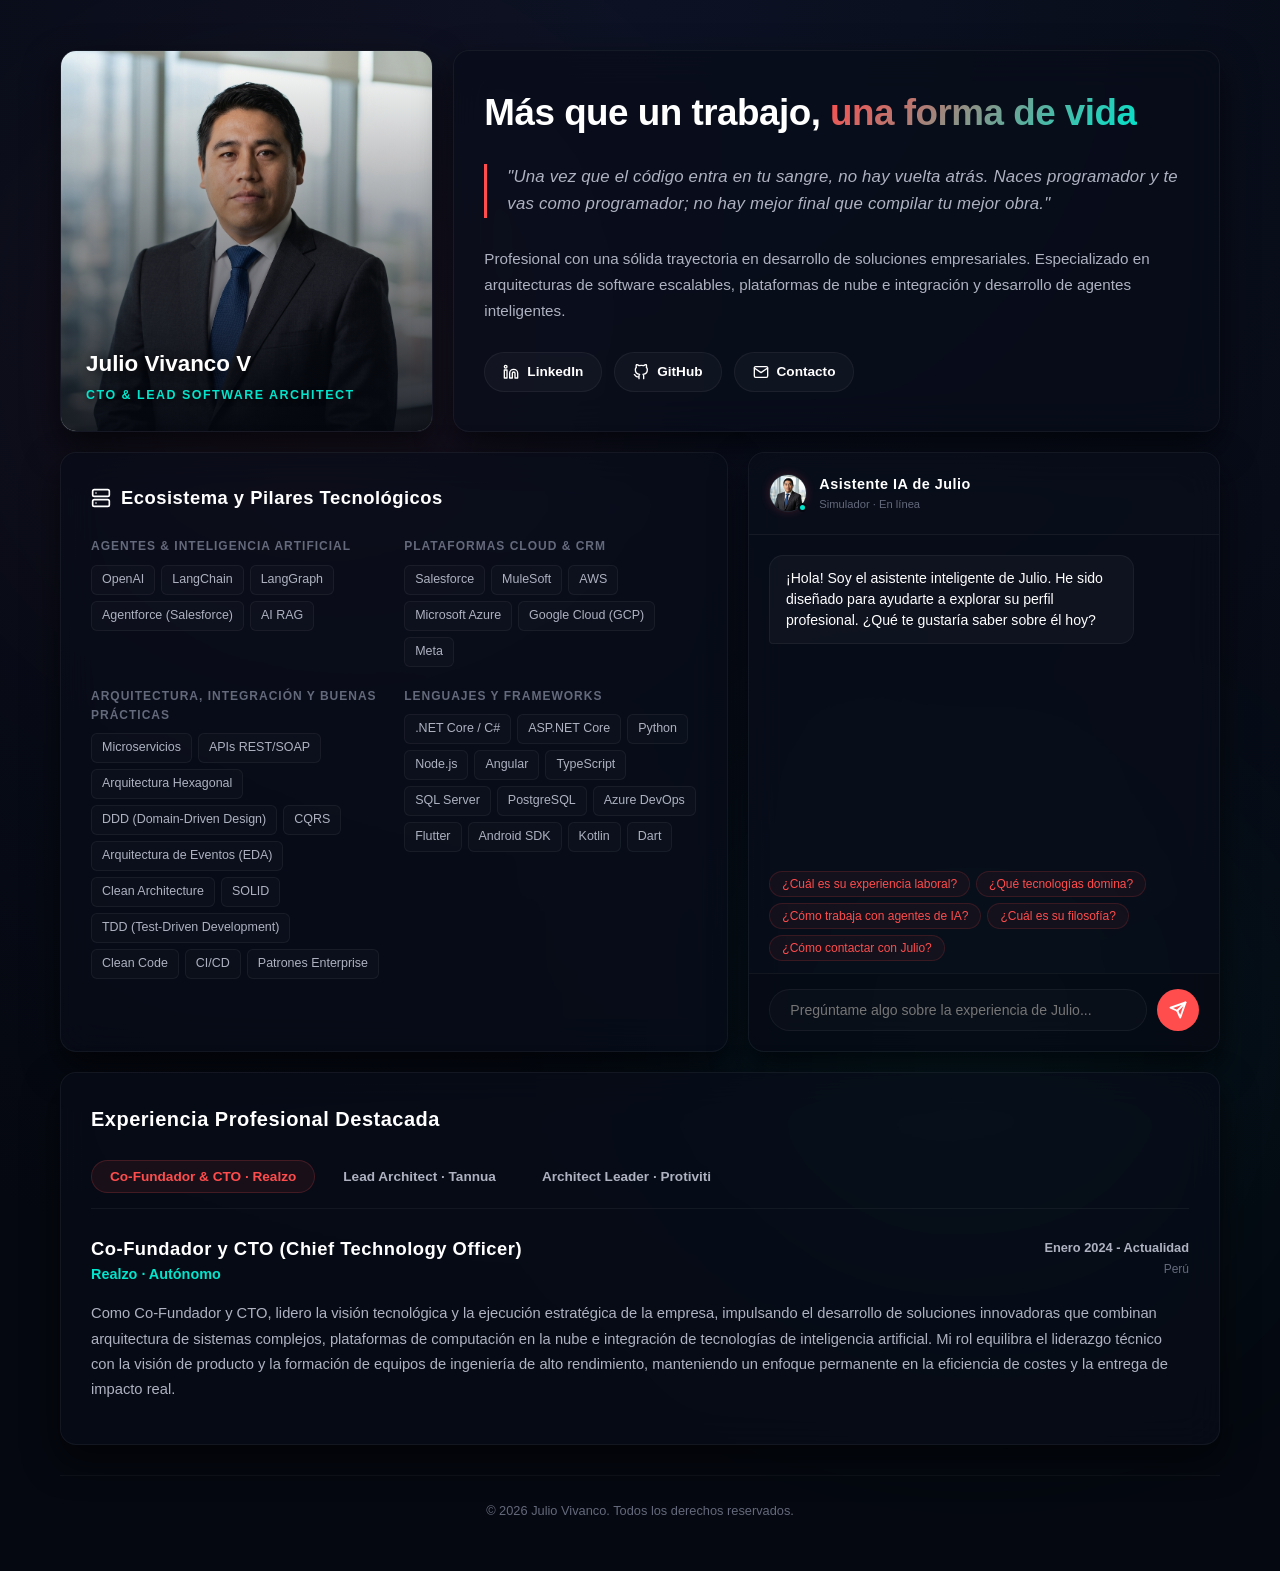
<file: index.html>
<!DOCTYPE html>
<html lang="es">

<head>
    <meta charset="UTF-8">
    <meta name="viewport" content="width=device-width, initial-scale=1.0">
    <title>Julio Vivanco | CTO & Lead Software Architect</title>

    <!-- Metaetiquetas SEO -->
    <meta name="description"
        content="Sitio web personal de Julio Vivanco, Co-Fundador, CTO y Lead Software Architect. Especializado en arquitecturas empresariales escalables, plataformas cloud y agentes inteligentes (OpenAI, LangChain, LangGraph).">
    <meta name="keywords"
        content="Julio Vivanco, CTO, Lead Architect, Arquitecto de Software, Salesforce, MuleSoft, AWS, Agentforce, LangChain, LangGraph, Inteligencia Artificial, Agentes Inteligentes, Flutter, Peru">
    <meta name="author" content="Julio Vivanco">
    <meta name="robots" content="index, follow">

    <!-- Open Graph (para compartir en redes sociales como LinkedIn) -->
    <meta property="og:title" content="Julio Vivanco | CTO & Lead Software Architect">
    <meta property="og:description"
        content="Sólida trayectoria diseñando soluciones empresariales integradas con cloud e Inteligencia Artificial (OpenAI, LangChain, Agentforce).">
    <meta property="og:type" content="website">
    <meta property="og:url" content="https://juliovivanco.github.io/">

    <!-- Estilos -->
    <link rel="stylesheet" href="style.css">
</head>

<body>

    <div class="app-container">


        <!-- Bento Grid Principal -->
        <main class="bento-grid">

            <!-- Tarjeta de Perfil Bento (Foto Principal) -->
            <section class="bento-card card-profile" id="profile-card">
                <div class="profile-image-container">
                    <img src="profile.png" alt="Julio Vivanco" class="profile-hero-image">
                    <div class="profile-overlay-details">
                        <span class="profile-name-tag">Julio Vivanco V</span>
                        <span class="profile-title-tag">CTO & Lead Software Architect</span>
                    </div>
                </div>
            </section>

            <!-- 1. Tarjeta Hero (Presentación Principal) -->
            <section class="bento-card card-hero" id="hero-card">
                <div class="hero-content">
                    <h2>Más que un trabajo, <span>una forma de vida</span></h2>
                    <blockquote class="hero-manifesto-quote">
                        "Una vez que el código entra en tu sangre, no hay vuelta atrás. Naces programador y te vas como
                        programador; no hay mejor final que compilar tu mejor obra."
                    </blockquote>
                    <p>
                        Profesional con una sólida trayectoria en desarrollo de soluciones empresariales.
                        Especializado en arquitecturas de software escalables, plataformas de nube e integración y
                        desarrollo de agentes inteligentes.
                    </p>
                    <div class="hero-footer">
                        <a href="https://www.linkedin.com/in/julio-c%C3%A9sar-vivanco-v%C3%A1squez-a1787a133/"
                            target="_blank" rel="noopener noreferrer" class="social-link" id="link-linkedin">
                            <svg width="16" height="16" viewBox="0 0 24 24" fill="none" stroke="currentColor"
                                stroke-width="2" stroke-linecap="round" stroke-linejoin="round">
                                <path
                                    d="M16 8a6 6 0 0 1 6 6v7h-4v-7a2 2 0 0 0-2-2 2 2 0 0 0-2 2v7h-4v-7a6 6 0 0 1 6-6z">
                                </path>
                                <rect x="2" y="9" width="4" height="12"></rect>
                                <circle cx="4" cy="4" r="2"></circle>
                            </svg>
                            LinkedIn
                        </a>
                        <a href="https://github.com/juliovivanco" target="_blank" rel="noopener noreferrer"
                            class="social-link" id="link-github">
                            <svg width="16" height="16" viewBox="0 0 24 24" fill="none" stroke="currentColor"
                                stroke-width="2" stroke-linecap="round" stroke-linejoin="round">
                                <path
                                    d="M9 19c-5 1.5-5-2.5-7-3m14 6v-3.87a3.37 3.37 0 0 0-.94-2.61c3.14-.35 6.44-1.54 6.44-7A5.44 5.44 0 0 0 20 4.77 5.07 5.07 0 0 0 19.91 1S18.73.65 16 2.48a13.38 13.38 0 0 0-7 0C6.27.65 5.09 1 5.09 1A5.07 5.07 0 0 0 5 4.77a5.44 5.44 0 0 0-1.5 3.78c0 5.42 3.3 6.61 6.44 7A3.37 3.37 0 0 0 9 18.13V22">
                                </path>
                            </svg>
                            GitHub
                        </a>
                        <a href="mailto:julioc.vivanco@gmail.com" class="social-link" id="link-email">
                            <svg width="16" height="16" viewBox="0 0 24 24" fill="none" stroke="currentColor"
                                stroke-width="2" stroke-linecap="round" stroke-linejoin="round">
                                <path d="M4 4h16c1.1 0 2 .9 2 2v12c0 1.1-.9 2-2 2H4c-1.1 0-2-.9-2-2V6c0-1.1.9-2 2-2z">
                                </path>
                                <polyline points="22,6 12,13 2,6"></polyline>
                            </svg>
                            Contacto
                        </a>
                    </div>
                </div>
            </section>

            <!-- 3. Tarjeta de Stack de Habilidades (Pilares Técnicos) -->
            <section class="bento-card card-stack" id="stack-card">
                <h3>
                    <svg width="20" height="20" viewBox="0 0 24 24" fill="none" stroke="currentColor" stroke-width="2"
                        stroke-linecap="round" stroke-linejoin="round">
                        <rect x="2" y="2" width="20" height="8" rx="2" ry="2"></rect>
                        <rect x="2" y="14" width="20" height="8" rx="2" ry="2"></rect>
                        <line x1="6" y1="6" x2="6.01" y2="6"></line>
                        <line x1="6" y1="18" x2="6.01" y2="18"></line>
                    </svg>
                    Ecosistema y Pilares Tecnológicos
                </h3>
                <div class="stack-categories">
                    <div class="stack-group">
                        <h4>Agentes & Inteligencia Artificial</h4>
                        <div class="tech-tags">
                            <span class="tech-chip">OpenAI</span>
                            <span class="tech-chip">LangChain</span>
                            <span class="tech-chip">LangGraph</span>
                            <span class="tech-chip">Agentforce (Salesforce)</span>
                            <span class="tech-chip">AI RAG</span>
                        </div>
                    </div>
                    <div class="stack-group">
                        <h4>Plataformas Cloud & CRM</h4>
                        <div class="tech-tags">
                            <span class="tech-chip">Salesforce</span>
                            <span class="tech-chip">MuleSoft</span>
                            <span class="tech-chip">AWS</span>
                            <span class="tech-chip">Microsoft Azure</span>
                            <span class="tech-chip">Google Cloud (GCP)</span>
                            <span class="tech-chip">Meta</span>
                        </div>
                    </div>
                    <div class="stack-group">
                        <h4>Arquitectura, Integración y Buenas Prácticas</h4>
                        <div class="tech-tags">
                            <span class="tech-chip">Microservicios</span>
                            <span class="tech-chip">APIs REST/SOAP</span>
                            <span class="tech-chip">Arquitectura Hexagonal</span>
                            <span class="tech-chip">DDD (Domain-Driven Design)</span>
                            <span class="tech-chip">CQRS</span>
                            <span class="tech-chip">Arquitectura de Eventos (EDA)</span>
                            <span class="tech-chip">Clean Architecture</span>
                            <span class="tech-chip">SOLID</span>
                            <span class="tech-chip">TDD (Test-Driven Development)</span>
                            <span class="tech-chip">Clean Code</span>
                            <span class="tech-chip">CI/CD</span>
                            <span class="tech-chip">Patrones Enterprise</span>
                        </div>
                    </div>
                    <div class="stack-group">
                        <h4>Lenguajes y Frameworks</h4>
                        <div class="tech-tags">
                            <span class="tech-chip">.NET Core / C#</span>
                            <span class="tech-chip">ASP.NET Core</span>
                            <span class="tech-chip">Python</span>
                            <span class="tech-chip">Node.js</span>
                            <span class="tech-chip">Angular</span>
                            <span class="tech-chip">TypeScript</span>
                            <span class="tech-chip">SQL Server</span>
                            <span class="tech-chip">PostgreSQL</span>
                            <span class="tech-chip">Azure DevOps</span>
                            <span class="tech-chip">Flutter</span>
                            <span class="tech-chip">Android SDK</span>
                            <span class="tech-chip">Kotlin</span>
                            <span class="tech-chip">Dart</span>
                        </div>
                    </div>
                </div>
            </section>

            <!-- 2. Tarjeta del Agente de IA (Chatbot Interactivo) -->
            <section class="bento-card card-chat" id="chat-card">
                <div class="chat-header">
                    <div class="chat-avatar-container">
                        <img src="profile.png" alt="Julio Vivanco" class="chat-avatar">
                        <span class="chat-status-dot"></span>
                    </div>
                    <div class="chat-title-info">
                        <h3>Asistente IA de Julio</h3>
                        <p>Simulador · En línea</p>
                    </div>
                </div>

                <!-- Contenedor de mensajes de chat -->
                <div class="chat-messages" id="chat-messages-container">
                    <div class="chat-bubble bubble-agent">
                        ¡Hola! Soy el asistente inteligente de Julio. He sido diseñado para ayudarte a explorar su
                        perfil profesional. ¿Qué te gustaría saber sobre él hoy?
                    </div>
                </div>

                <!-- Chips de sugerencias interactivas -->
                <div class="chat-suggestions" id="chat-suggestions-container">
                    <button class="suggestion-chip" data-question="experiencia">¿Cuál es su experiencia laboral?</button>
                    <button class="suggestion-chip" data-question="tecnologias">¿Qué tecnologías domina?</button>
                    <button class="suggestion-chip" data-question="agentes">¿Cómo trabaja con agentes de IA?</button>
                    <button class="suggestion-chip" data-question="filosofia">¿Cuál es su filosofía?</button>
                    <button class="suggestion-chip" data-question="contacto">¿Cómo contactar con Julio?</button>
                </div>

                <!-- Formulario de Entrada de Texto -->
                <div class="chat-input-area">
                    <form class="chat-input-form" id="chat-form">
                        <input type="text" class="chat-text-input" id="chat-input"
                            placeholder="Pregúntame algo sobre la experiencia de Julio..."
                            aria-label="Preguntar al asistente de IA">
                        <button type="submit" class="chat-send-btn" id="chat-submit-btn" aria-label="Enviar pregunta">
                            <svg width="18" height="18" viewBox="0 0 24 24" fill="none" stroke="currentColor"
                                stroke-width="2.5" stroke-linecap="round" stroke-linejoin="round">
                                <line x1="22" y1="2" x2="11" y2="13"></line>
                                <polygon points="22 2 15 22 11 13 2 9 22 2"></polygon>
                            </svg>
                        </button>
                    </form>
                </div>
            </section>

            <!-- 4. Tarjeta de Experiencia Profesional -->
            <section class="bento-card card-experience" id="experience-card">
                <h3>Experiencia Profesional Destacada</h3>

                <!-- Navegación de Pestañas de Experiencia -->
                <nav class="experience-nav" aria-label="Navegación de puestos">
                    <button class="xp-nav-btn active" data-tab="cto" id="btn-xp-cto">Co-Fundador & CTO · Realzo</button>
                    <button class="xp-nav-btn" data-tab="lead-arch" id="btn-xp-tannua">Lead Architect · Tannua</button>
                    <button class="xp-nav-btn" data-tab="arch-leader" id="btn-xp-protiviti">Architect Leader ·
                        Protiviti</button>
                </nav>

                <!-- Contenido de las Pestañas de Experiencia -->
                <div class="xp-tab-content">

                    <!-- Pestaña 1: Realzo -->
                    <article class="xp-tab-pane active" id="xp-cto">
                        <div class="xp-header">
                            <div class="xp-title">
                                <h4>Co-Fundador y CTO (Chief Technology Officer)</h4>
                                <p>Realzo · Autónomo</p>
                            </div>
                            <div class="xp-meta">
                                <span class="xp-date">Enero 2024 - Actualidad</span>
                                <div class="xp-location">Perú</div>
                            </div>
                        </div>
                        <div class="xp-details">
                            Como Co-Fundador y CTO, lidero la visión tecnológica y la ejecución estratégica de la
                            empresa,
                            impulsando el desarrollo de soluciones innovadoras que combinan arquitectura de sistemas
                            complejos,
                            plataformas de computación en la nube e integración de tecnologías de inteligencia
                            artificial.
                            Mi rol equilibra el liderazgo técnico con la visión de producto y la formación de equipos de
                            ingeniería
                            de alto rendimiento, manteniendo un enfoque permanente en la eficiencia de costes y la
                            entrega de impacto real.
                        </div>
                    </article>

                    <!-- Pestaña 2: Tannua -->
                    <article class="xp-tab-pane" id="xp-lead-arch">
                        <div class="xp-header">
                            <div class="xp-title">
                                <h4>Lead Software Architect</h4>
                                <p>Tannua · Profesional Independiente</p>
                            </div>
                            <div class="xp-meta">
                                <span class="xp-date">Octubre 2020 - Actualidad</span>
                                <div class="xp-location">Remoto</div>
                            </div>
                        </div>
                        <div class="xp-details">
                            Lidero el diseño y la evolución de arquitecturas de software robustas, seguras y de alta
                            escalabilidad
                            alineadas de manera estricta con los objetivos comerciales de nuestros clientes. He
                            participado en el diseño
                            de complejas redes de microservicios, integraciones heterogéneas y el aprovechamiento de
                            nubes como
                            Azure, AWS y ecosistemas empresariales basados en Salesforce y MuleSoft. Responsable de la
                            toma de decisiones
                            tecnológicas clave, de guiar metodológicamente a los equipos y de asegurar los estándares de
                            calidad del código.
                        </div>
                    </article>

                    <!-- Pestaña 3: Protiviti -->
                    <article class="xp-tab-pane" id="xp-arch-leader">
                        <div class="xp-header">
                            <div class="xp-title">
                                <h4>Architect Leader</h4>
                                <p>Protiviti Perú · Profesional Independiente</p>
                            </div>
                            <div class="xp-meta">
                                <span class="xp-date">Diciembre 2019 - Actualidad</span>
                                <div class="xp-location">Lima, Perú</div>
                            </div>
                        </div>
                        <div class="xp-details">
                            Lidero la práctica corporativa de integración basada en la plataforma MuleSoft, dirigiendo
                            desde la definición de
                            estrategias de integración corporativas hasta la implementación técnica final en proyectos
                            de alta complejidad.
                            Me especializo en el diseño de arquitecturas orientadas a servicios (SOA) y microservicios
                            escalables.
                            Asimismo, colaboro estrechamente con el equipo de Salesforce proveyendo soporte
                            arquitectónico avanzado para la
                            integración de capacidades inteligentes con Agentforce, logrando flujos de integración
                            coherentes y robustos en el ecosistema.
                        </div>
                    </article>

                </div>
            </section>

        </main>

        <!-- Footer -->
        <footer class="portfolio-footer">
            <p>&copy; 2026 Julio Vivanco. Todos los derechos reservados.</p>
        </footer>

    </div>

    <!-- Scripts -->
    <script src="script.js"></script>
</body>
<!-- pages build trigger -->
</html>
</file>
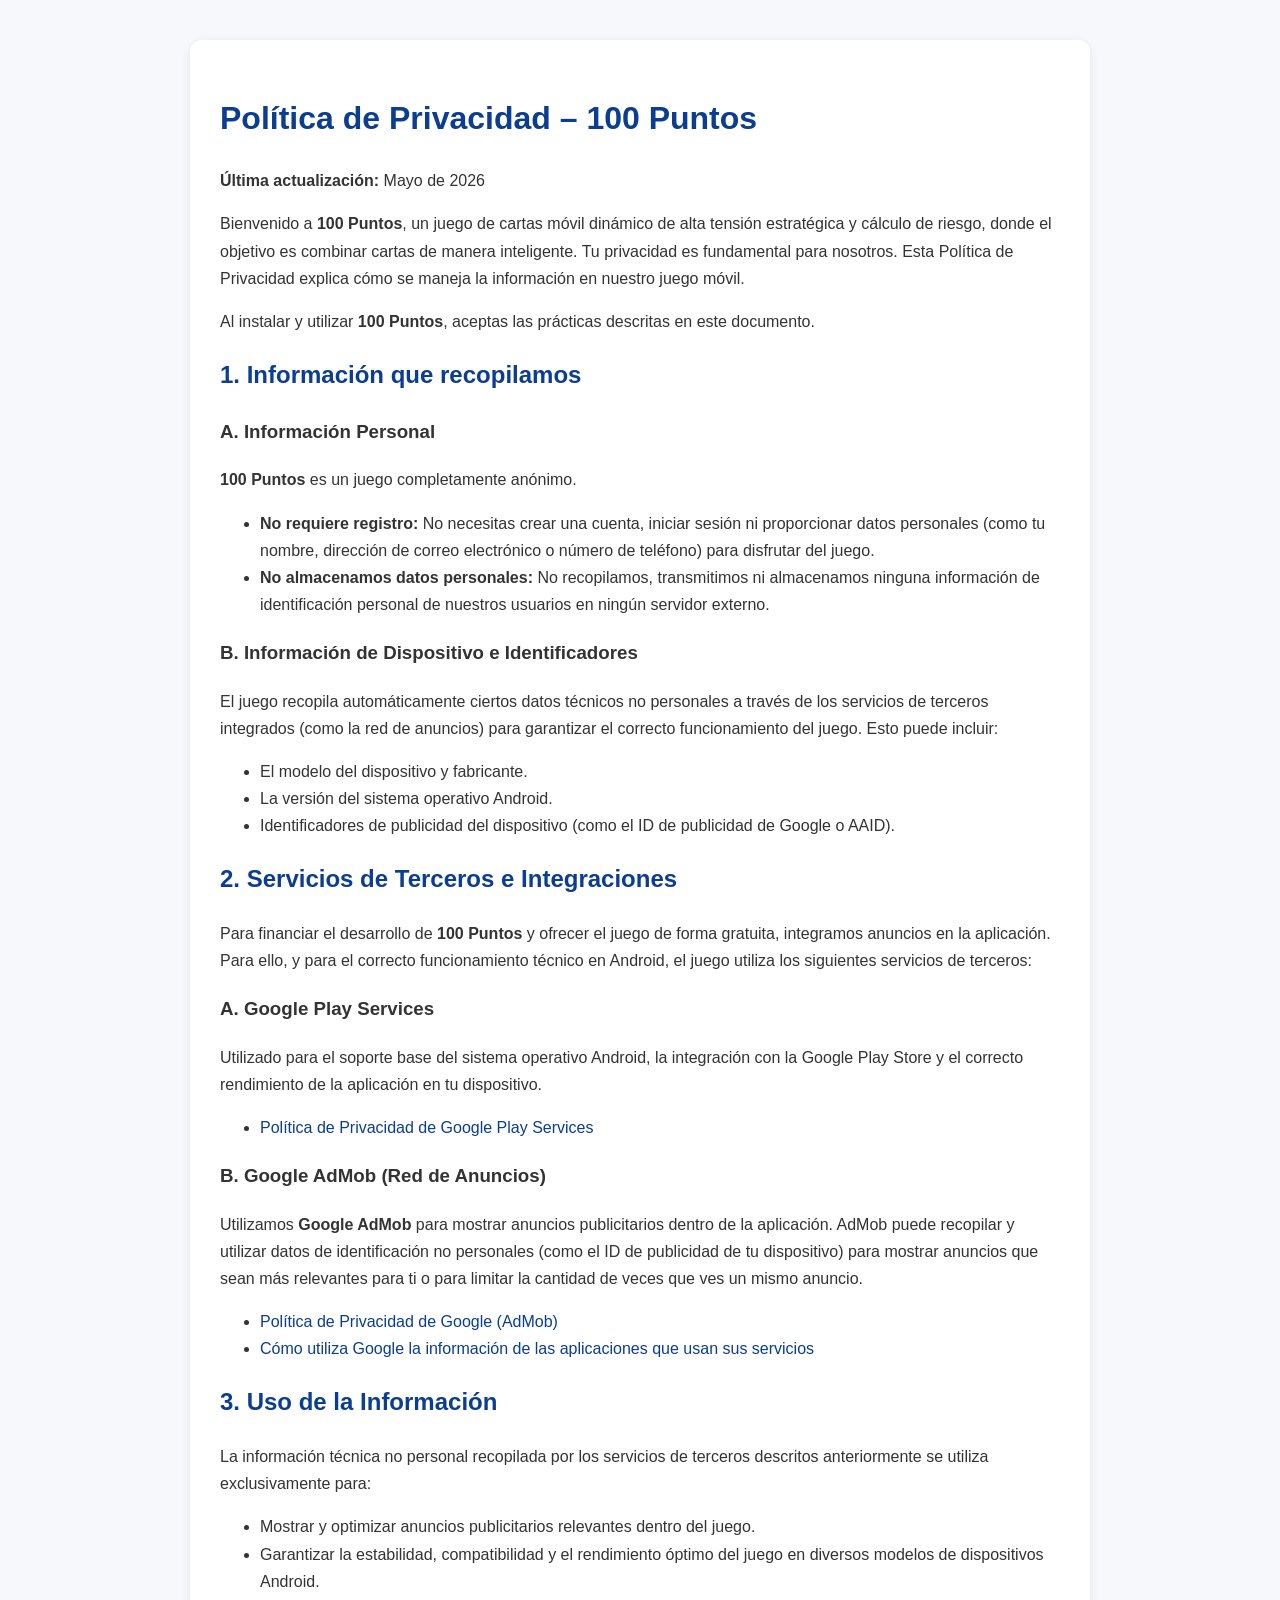
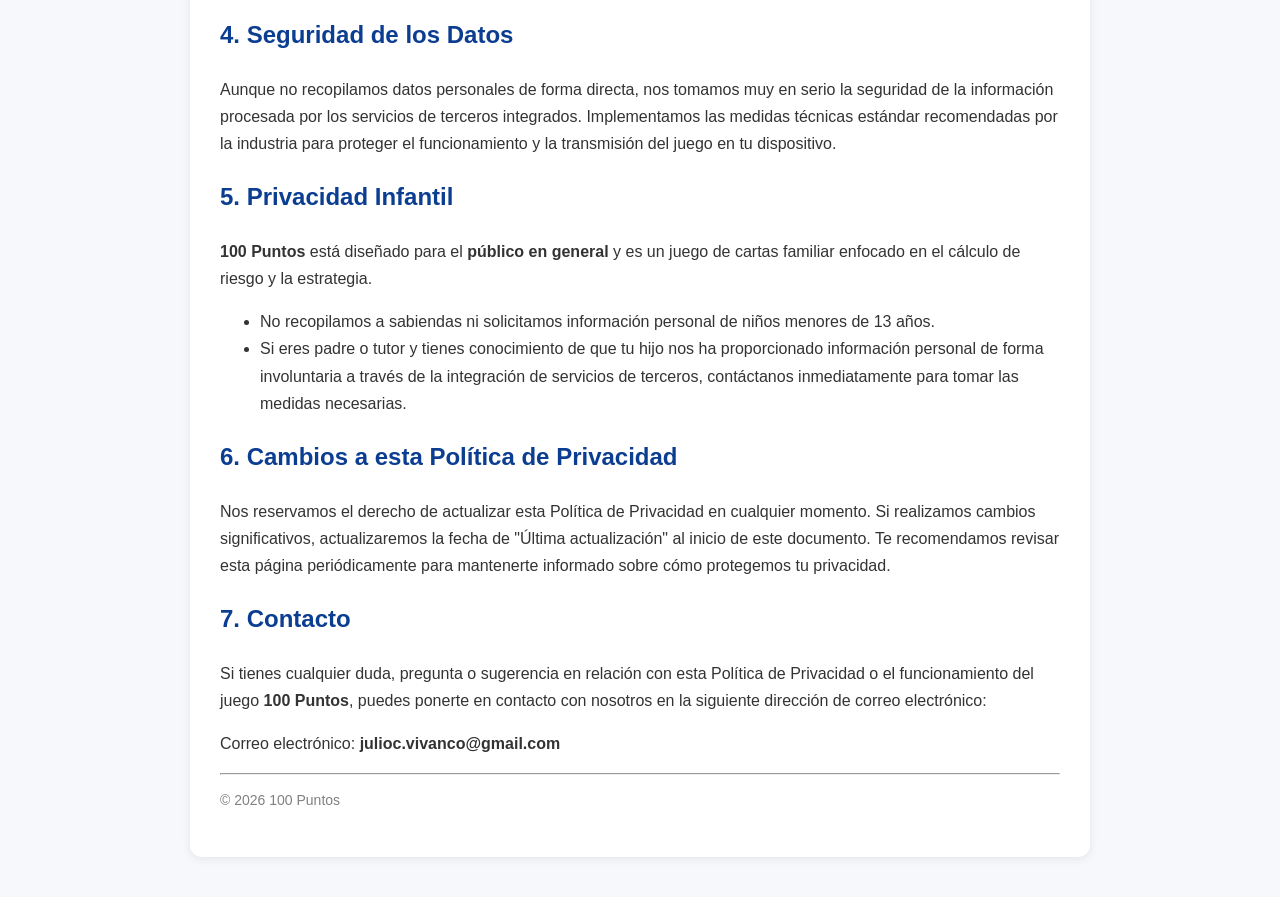
<file: cienpuntos/privacy-policy/index.html>
<!DOCTYPE html>
<html lang="es">

<head>
    <meta charset="UTF-8">
    <meta name="viewport" content="width=device-width, initial-scale=1.0">
    <title>Política de Privacidad - 100 Puntos</title>

    <style>
        body {
            font-family: Arial, sans-serif;
            max-width: 900px;
            margin: auto;
            padding: 40px 20px;
            line-height: 1.7;
            color: #333;
            background: #f7f8fb;
        }

        h1,
        h2 {
            color: #0b3d91;
        }

        .container {
            background: #fff;
            padding: 30px;
            border-radius: 12px;
            box-shadow: 0 2px 10px rgba(0, 0, 0, .08);
        }

        a {
            color: #0b3d91;
            text-decoration: none;
        }

        a:hover {
            text-decoration: underline;
        }
    </style>
</head>

<body>
    <div class="container">

        <h1>Política de Privacidad – 100 Puntos</h1>

        <p><strong>Última actualización:</strong> Mayo de 2026</p>

        <p>
            Bienvenido a <strong>100 Puntos</strong>, un juego de cartas móvil dinámico de alta tensión estratégica y cálculo de riesgo, donde el objetivo es combinar cartas de manera inteligente. Tu privacidad es fundamental para nosotros. Esta Política de Privacidad explica cómo se maneja la información en nuestro juego móvil.
        </p>
        <p>
            Al instalar y utilizar <strong>100 Puntos</strong>, aceptas las prácticas descritas en este documento.
        </p>

        <h2>1. Información que recopilamos</h2>

        <h3>A. Información Personal</h3>
        <p>
            <strong>100 Puntos</strong> es un juego completamente anónimo.
        </p>
        <ul>
            <li><strong>No requiere registro:</strong> No necesitas crear una cuenta, iniciar sesión ni proporcionar datos personales (como tu nombre, dirección de correo electrónico o número de teléfono) para disfrutar del juego.</li>
            <li><strong>No almacenamos datos personales:</strong> No recopilamos, transmitimos ni almacenamos ninguna información de identificación personal de nuestros usuarios en ningún servidor externo.</li>
        </ul>

        <h3>B. Información de Dispositivo e Identificadores</h3>
        <p>
            El juego recopila automáticamente ciertos datos técnicos no personales a través de los servicios de terceros integrados (como la red de anuncios) para garantizar el correcto funcionamiento del juego. Esto puede incluir:
        </p>
        <ul>
            <li>El modelo del dispositivo y fabricante.</li>
            <li>La versión del sistema operativo Android.</li>
            <li>Identificadores de publicidad del dispositivo (como el ID de publicidad de Google o AAID).</li>
        </ul>

        <h2>2. Servicios de Terceros e Integraciones</h2>
        <p>
            Para financiar el desarrollo de <strong>100 Puntos</strong> y ofrecer el juego de forma gratuita, integramos anuncios en la aplicación. Para ello, y para el correcto funcionamiento técnico en Android, el juego utiliza los siguientes servicios de terceros:
        </p>

        <h3>A. Google Play Services</h3>
        <p>
            Utilizado para el soporte base del sistema operativo Android, la integración con la Google Play Store y el correcto rendimiento de la aplicación en tu dispositivo.
        </p>
        <ul>
            <li><a href="https://policies.google.com/privacy" target="_blank" rel="noopener noreferrer">Política de Privacidad de Google Play Services</a></li>
        </ul>

        <h3>B. Google AdMob (Red de Anuncios)</h3>
        <p>
            Utilizamos <strong>Google AdMob</strong> para mostrar anuncios publicitarios dentro de la aplicación. AdMob puede recopilar y utilizar datos de identificación no personales (como el ID de publicidad de tu dispositivo) para mostrar anuncios que sean más relevantes para ti o para limitar la cantidad de veces que ves un mismo anuncio.
        </p>
        <ul>
            <li><a href="https://policies.google.com/privacy" target="_blank" rel="noopener noreferrer">Política de Privacidad de Google (AdMob)</a></li>
            <li><a href="https://policies.google.com/technologies/partner-sites" target="_blank" rel="noopener noreferrer">Cómo utiliza Google la información de las aplicaciones que usan sus servicios</a></li>
        </ul>

        <h2>3. Uso de la Información</h2>
        <p>
            La información técnica no personal recopilada por los servicios de terceros descritos anteriormente se utiliza exclusivamente para:
        </p>
        <ul>
            <li>Mostrar y optimizar anuncios publicitarios relevantes dentro del juego.</li>
            <li>Garantizar la estabilidad, compatibilidad y el rendimiento óptimo del juego en diversos modelos de dispositivos Android.</li>
        </ul>

        <h2>4. Seguridad de los Datos</h2>
        <p>
            Aunque no recopilamos datos personales de forma directa, nos tomamos muy en serio la seguridad de la información procesada por los servicios de terceros integrados. Implementamos las medidas técnicas estándar recomendadas por la industria para proteger el funcionamiento y la transmisión del juego en tu dispositivo.
        </p>

        <h2>5. Privacidad Infantil</h2>
        <p>
            <strong>100 Puntos</strong> está diseñado para el <strong>público en general</strong> y es un juego de cartas familiar enfocado en el cálculo de riesgo y la estrategia.
        </p>
        <ul>
            <li>No recopilamos a sabiendas ni solicitamos información personal de niños menores de 13 años.</li>
            <li>Si eres padre o tutor y tienes conocimiento de que tu hijo nos ha proporcionado información personal de forma involuntaria a través de la integración de servicios de terceros, contáctanos inmediatamente para tomar las medidas necesarias.</li>
        </ul>

        <h2>6. Cambios a esta Política de Privacidad</h2>
        <p>
            Nos reservamos el derecho de actualizar esta Política de Privacidad en cualquier momento. Si realizamos cambios significativos, actualizaremos la fecha de "Última actualización" al inicio de este documento. Te recomendamos revisar esta página periódicamente para mantenerte informado sobre cómo protegemos tu privacidad.
        </p>

        <h2>7. Contacto</h2>
        <p>
            Si tienes cualquier duda, pregunta o sugerencia en relación con esta Política de Privacidad o el funcionamiento del juego <strong>100 Puntos</strong>, puedes ponerte en contacto con nosotros en la siguiente dirección de correo electrónico:
        </p>
        <p>
            Correo electrónico: <strong>julioc.vivanco@gmail.com</strong>
        </p>

        <hr>

        <p style="font-size:14px;color:gray;">
            © 2026 100 Puntos
        </p>
    </div>
</body>

</html>
</file>
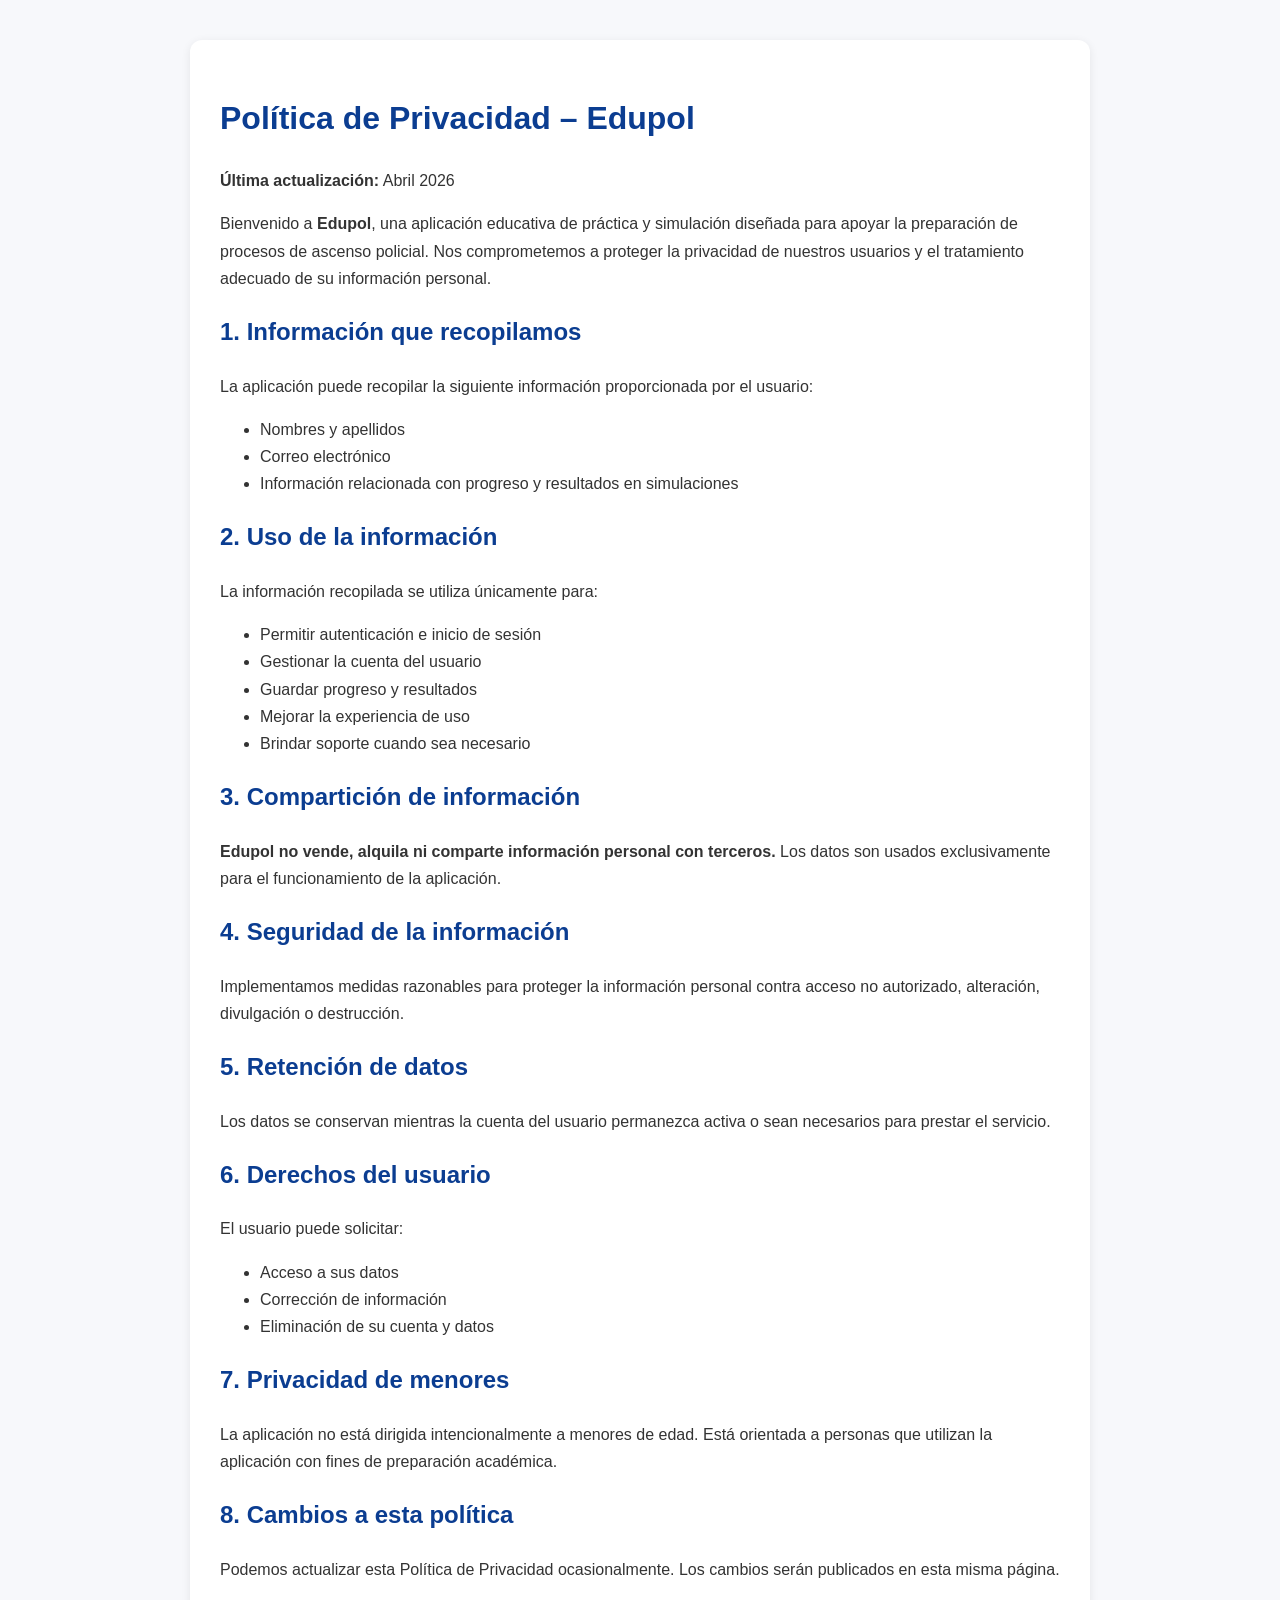
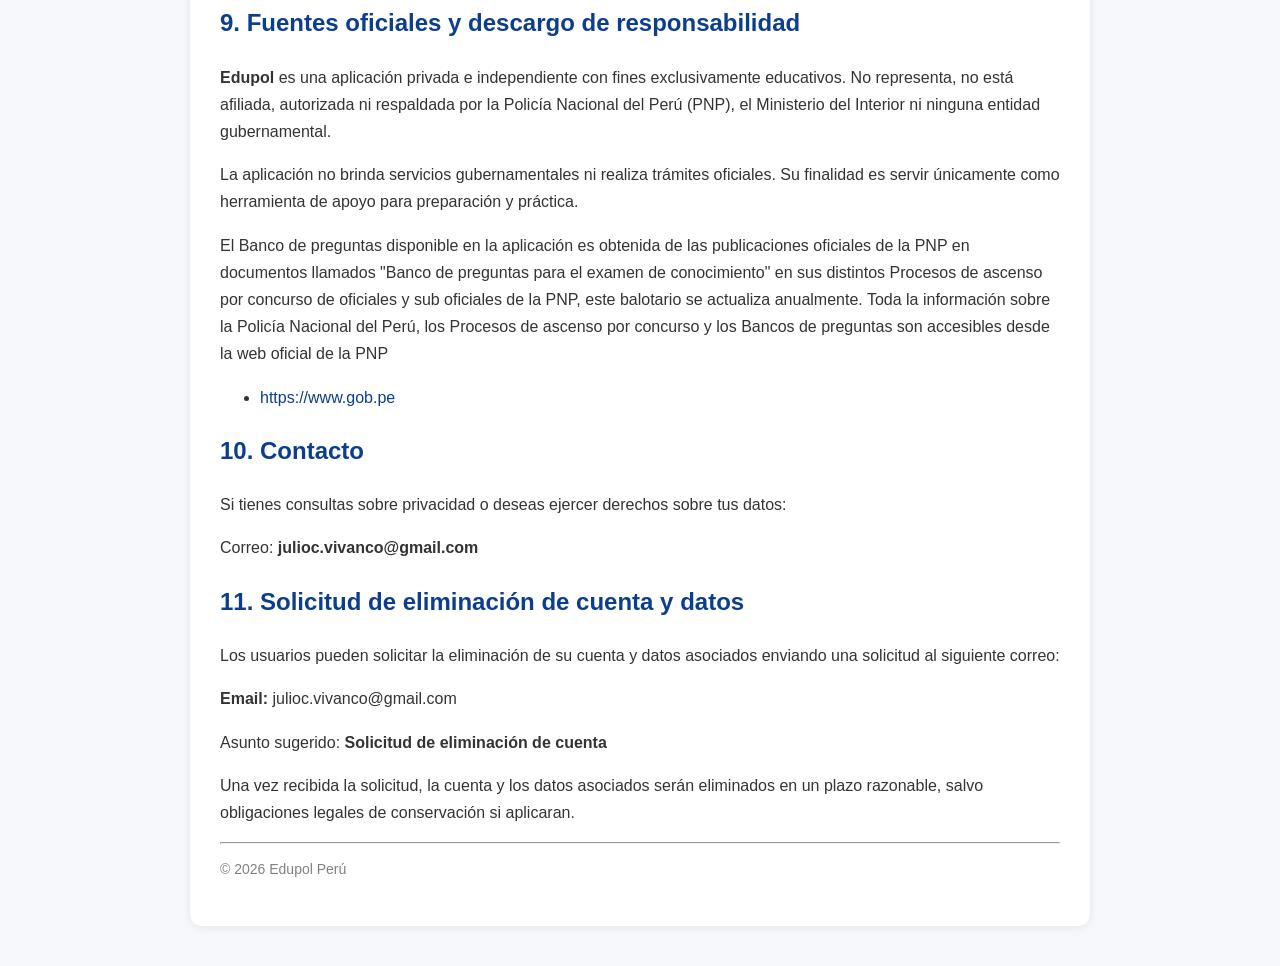
<file: edupol/privacy-policy/index.html>
<!DOCTYPE html>
<html lang="es">

<head>
    <meta charset="UTF-8">
    <meta name="viewport" content="width=device-width, initial-scale=1.0">
    <title>Política de Privacidad - Edupol</title>

    <style>
        body {
            font-family: Arial, sans-serif;
            max-width: 900px;
            margin: auto;
            padding: 40px 20px;
            line-height: 1.7;
            color: #333;
            background: #f7f8fb;
        }

        h1,
        h2 {
            color: #0b3d91;
        }

        .container {
            background: #fff;
            padding: 30px;
            border-radius: 12px;
            box-shadow: 0 2px 10px rgba(0, 0, 0, .08);
        }

        a {
            color: #0b3d91;
            text-decoration: none;
        }

        a:hover {
            text-decoration: underline;
        }
    </style>
</head>

<body>
    <div class="container">

        <h1>Política de Privacidad – Edupol</h1>

        <p><strong>Última actualización:</strong> Abril 2026</p>

        <p>
            Bienvenido a <strong>Edupol</strong>, una aplicación educativa de práctica y simulación
            diseñada para apoyar la preparación de procesos de ascenso policial.
            Nos comprometemos a proteger la privacidad de nuestros usuarios
            y el tratamiento adecuado de su información personal.
        </p>


        <h2>1. Información que recopilamos</h2>

        <p>La aplicación puede recopilar la siguiente información proporcionada por el usuario:</p>

        <ul>
            <li>Nombres y apellidos</li>
            <li>Correo electrónico</li>
            <li>Información relacionada con progreso y resultados en simulaciones</li>
        </ul>


        <h2>2. Uso de la información</h2>

        <p>La información recopilada se utiliza únicamente para:</p>

        <ul>
            <li>Permitir autenticación e inicio de sesión</li>
            <li>Gestionar la cuenta del usuario</li>
            <li>Guardar progreso y resultados</li>
            <li>Mejorar la experiencia de uso</li>
            <li>Brindar soporte cuando sea necesario</li>
        </ul>


        <h2>3. Compartición de información</h2>

        <p>
            <strong>Edupol no vende, alquila ni comparte información personal con terceros.</strong>
            Los datos son usados exclusivamente para el funcionamiento de la aplicación.
        </p>


        <h2>4. Seguridad de la información</h2>

        <p>
            Implementamos medidas razonables para proteger la información personal contra acceso no autorizado,
            alteración, divulgación o destrucción.
        </p>


        <h2>5. Retención de datos</h2>

        <p>
            Los datos se conservan mientras la cuenta del usuario permanezca activa
            o sean necesarios para prestar el servicio.
        </p>


        <h2>6. Derechos del usuario</h2>

        <p>El usuario puede solicitar:</p>

        <ul>
            <li>Acceso a sus datos</li>
            <li>Corrección de información</li>
            <li>Eliminación de su cuenta y datos</li>
        </ul>


        <h2>7. Privacidad de menores</h2>

        <p>
            La aplicación no está dirigida intencionalmente a menores de edad.
            Está orientada a personas que utilizan la aplicación con fines de preparación académica.
        </p>


        <h2>8. Cambios a esta política</h2>

        <p>
            Podemos actualizar esta Política de Privacidad ocasionalmente.
            Los cambios serán publicados en esta misma página.
        </p>


        <h2>9. Fuentes oficiales y descargo de responsabilidad</h2>

        <p>
            <strong>Edupol</strong> es una aplicación privada e independiente con fines exclusivamente educativos.
            No representa, no está afiliada, autorizada ni respaldada por la Policía Nacional del Perú (PNP),
            el Ministerio del Interior ni ninguna entidad gubernamental.
        </p>

        <p>
            La aplicación no brinda servicios gubernamentales ni realiza trámites oficiales.
            Su finalidad es servir únicamente como herramienta de apoyo para preparación y práctica.
        </p>

        <p>
            El Banco de preguntas disponible en la aplicación es obtenida de las publicaciones
            oficiales de la PNP en documentos llamados "Banco de preguntas para el examen de conocimiento"
            en sus distintos Procesos de ascenso por concurso de oficiales y sub oficiales de la PNP, este balotario se
            actualiza anualmente.
            Toda la información sobre la Policía Nacional del Perú, los Procesos de ascenso por concurso y los Bancos de
            preguntas son accesibles desde la web oficial de la PNP</p>

        <ul>
            <li><a href="https://www.gob.pe">https://www.gob.pe</a></li>
        </ul>


        <h2>10. Contacto</h2>

        <p>
            Si tienes consultas sobre privacidad o deseas ejercer derechos sobre tus datos:
        </p>

        <p>
            Correo: <strong>julioc.vivanco@gmail.com</strong>
        </p>


        <h2>11. Solicitud de eliminación de cuenta y datos</h2>

        <p>
            Los usuarios pueden solicitar la eliminación de su cuenta y datos asociados
            enviando una solicitud al siguiente correo:
        </p>

        <p>
            <strong>Email:</strong> julioc.vivanco@gmail.com
        </p>

        <p>
            Asunto sugerido:
            <strong>Solicitud de eliminación de cuenta</strong>
        </p>

        <p>
            Una vez recibida la solicitud, la cuenta y los datos asociados serán eliminados
            en un plazo razonable, salvo obligaciones legales de conservación si aplicaran.
        </p>

        <hr>

        <p style="font-size:14px;color:gray;">
            © 2026 Edupol Perú
        </p>
        <!-- pages build trigger -->
    </div>
</body>

</html>
</file>
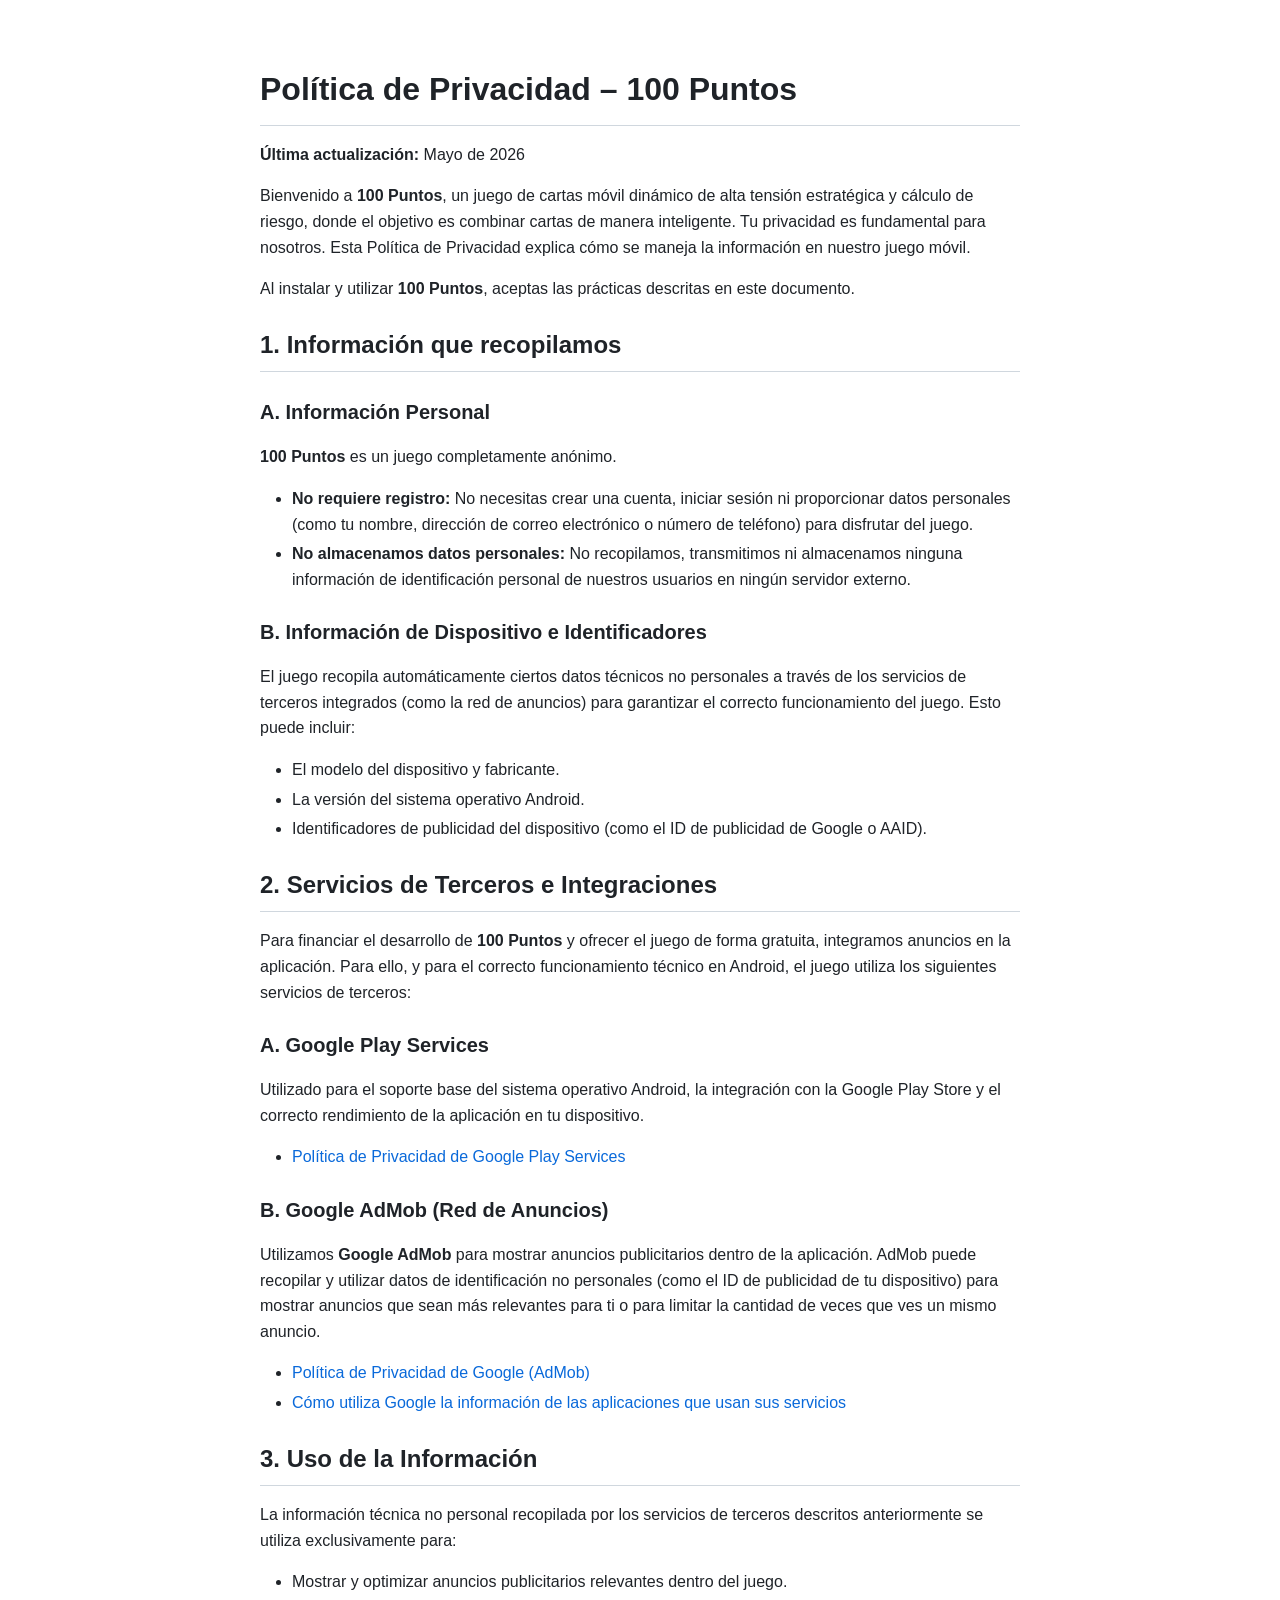
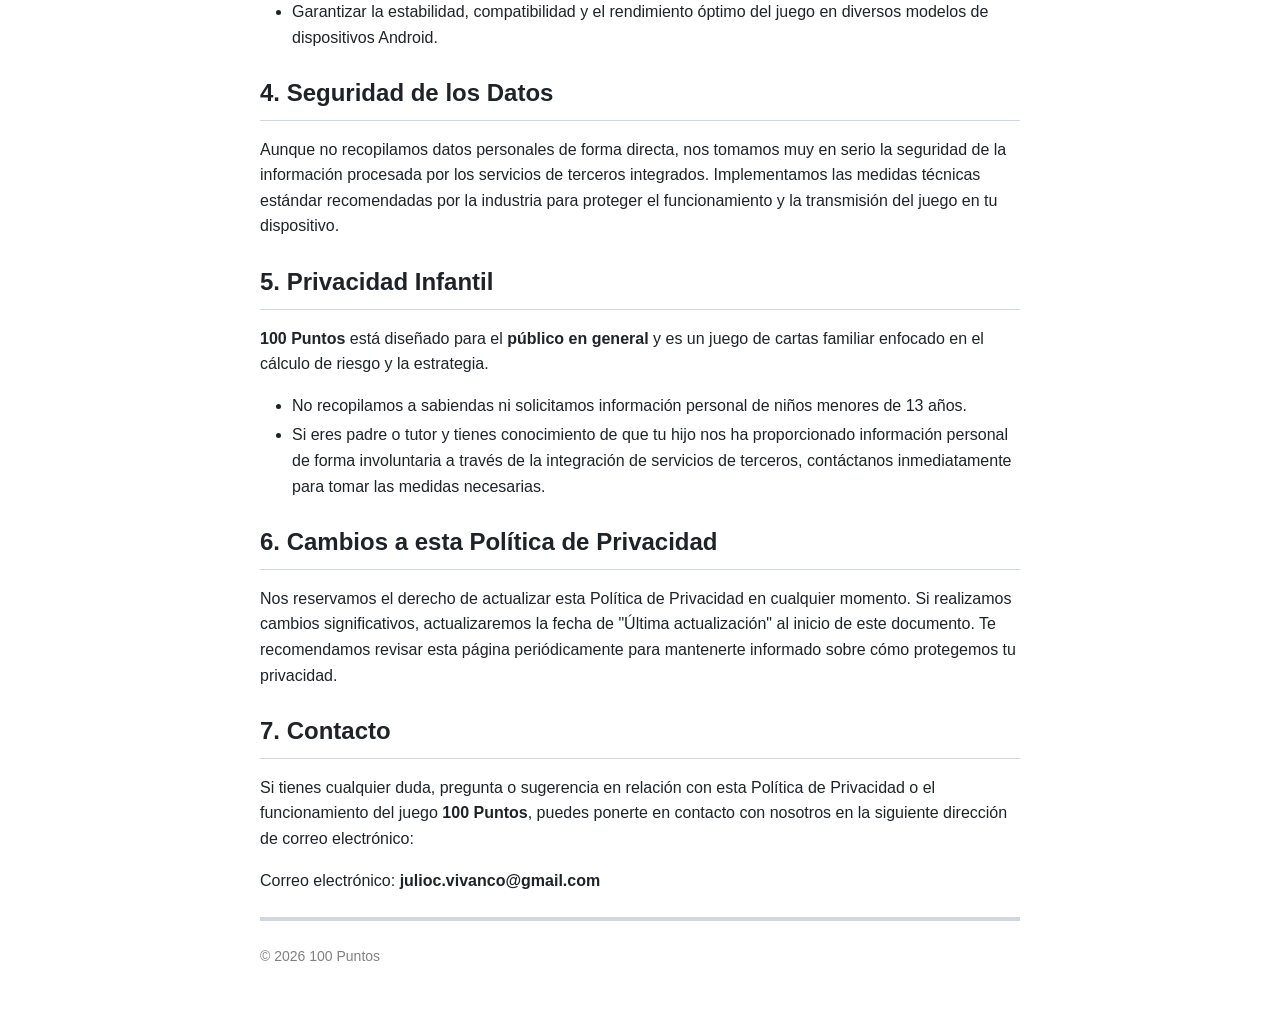
<file: apps/cienpuntos/privacy-policy/index.html>
<!DOCTYPE html>
<html lang="es">

<head>
    <meta charset="UTF-8">
    <meta name="viewport" content="width=device-width, initial-scale=1.0">
    <title>Política de Privacidad - 100 Puntos</title>

    <style>
        body {
            font-family: -apple-system, BlinkMacSystemFont, "Segoe UI", "Noto Sans", Helvetica, Arial, sans-serif, "Apple Color Emoji", "Segoe UI Emoji";
            max-width: 760px;
            margin: 0 auto;
            padding: 40px 20px;
            line-height: 1.6;
            color: #1f2328;
            background-color: #ffffff;
        }

        h1 {
            font-size: 2em;
            padding-bottom: 0.3em;
            border-bottom: 1px solid #d0d7de;
            margin-top: 24px;
            margin-bottom: 16px;
            font-weight: 600;
            color: #1f2328;
        }

        h2 {
            font-size: 1.5em;
            padding-bottom: 0.3em;
            border-bottom: 1px solid #d0d7de;
            margin-top: 24px;
            margin-bottom: 16px;
            font-weight: 600;
            color: #1f2328;
        }

        h3 {
            font-size: 1.25em;
            margin-top: 24px;
            margin-bottom: 16px;
            font-weight: 600;
            color: #1f2328;
        }

        p {
            margin-top: 0;
            margin-bottom: 16px;
        }

        ul {
            margin-top: 0;
            margin-bottom: 16px;
            padding-left: 2em;
        }

        li {
            margin-top: 0.25em;
        }

        a {
            color: #0969da;
            text-decoration: none;
        }

        a:hover {
            text-decoration: underline;
        }

        hr {
            height: 0.25em;
            padding: 0;
            margin: 24px 0;
            background-color: #d0d7de;
            border: 0;
        }

        .container {
            background: transparent;
            padding: 0;
            border-radius: 0;
            box-shadow: none;
        }
    </style>
</head>

<body>
    <div class="container">

        <h1>Política de Privacidad – 100 Puntos</h1>

        <p><strong>Última actualización:</strong> Mayo de 2026</p>

        <p>
            Bienvenido a <strong>100 Puntos</strong>, un juego de cartas móvil dinámico de alta tensión estratégica y cálculo de riesgo, donde el objetivo es combinar cartas de manera inteligente. Tu privacidad es fundamental para nosotros. Esta Política de Privacidad explica cómo se maneja la información en nuestro juego móvil.
        </p>
        <p>
            Al instalar y utilizar <strong>100 Puntos</strong>, aceptas las prácticas descritas en este documento.
        </p>

        <h2>1. Información que recopilamos</h2>

        <h3>A. Información Personal</h3>
        <p>
            <strong>100 Puntos</strong> es un juego completamente anónimo.
        </p>
        <ul>
            <li><strong>No requiere registro:</strong> No necesitas crear una cuenta, iniciar sesión ni proporcionar datos personales (como tu nombre, dirección de correo electrónico o número de teléfono) para disfrutar del juego.</li>
            <li><strong>No almacenamos datos personales:</strong> No recopilamos, transmitimos ni almacenamos ninguna información de identificación personal de nuestros usuarios en ningún servidor externo.</li>
        </ul>

        <h3>B. Información de Dispositivo e Identificadores</h3>
        <p>
            El juego recopila automáticamente ciertos datos técnicos no personales a través de los servicios de terceros integrados (como la red de anuncios) para garantizar el correcto funcionamiento del juego. Esto puede incluir:
        </p>
        <ul>
            <li>El modelo del dispositivo y fabricante.</li>
            <li>La versión del sistema operativo Android.</li>
            <li>Identificadores de publicidad del dispositivo (como el ID de publicidad de Google o AAID).</li>
        </ul>

        <h2>2. Servicios de Terceros e Integraciones</h2>
        <p>
            Para financiar el desarrollo de <strong>100 Puntos</strong> y ofrecer el juego de forma gratuita, integramos anuncios en la aplicación. Para ello, y para el correcto funcionamiento técnico en Android, el juego utiliza los siguientes servicios de terceros:
        </p>

        <h3>A. Google Play Services</h3>
        <p>
            Utilizado para el soporte base del sistema operativo Android, la integración con la Google Play Store y el correcto rendimiento de la aplicación en tu dispositivo.
        </p>
        <ul>
            <li><a href="https://policies.google.com/privacy" target="_blank" rel="noopener noreferrer">Política de Privacidad de Google Play Services</a></li>
        </ul>

        <h3>B. Google AdMob (Red de Anuncios)</h3>
        <p>
            Utilizamos <strong>Google AdMob</strong> para mostrar anuncios publicitarios dentro de la aplicación. AdMob puede recopilar y utilizar datos de identificación no personales (como el ID de publicidad de tu dispositivo) para mostrar anuncios que sean más relevantes para ti o para limitar la cantidad de veces que ves un mismo anuncio.
        </p>
        <ul>
            <li><a href="https://policies.google.com/privacy" target="_blank" rel="noopener noreferrer">Política de Privacidad de Google (AdMob)</a></li>
            <li><a href="https://policies.google.com/technologies/partner-sites" target="_blank" rel="noopener noreferrer">Cómo utiliza Google la información de las aplicaciones que usan sus servicios</a></li>
        </ul>

        <h2>3. Uso de la Información</h2>
        <p>
            La información técnica no personal recopilada por los servicios de terceros descritos anteriormente se utiliza exclusivamente para:
        </p>
        <ul>
            <li>Mostrar y optimizar anuncios publicitarios relevantes dentro del juego.</li>
            <li>Garantizar la estabilidad, compatibilidad y el rendimiento óptimo del juego en diversos modelos de dispositivos Android.</li>
        </ul>

        <h2>4. Seguridad de los Datos</h2>
        <p>
            Aunque no recopilamos datos personales de forma directa, nos tomamos muy en serio la seguridad de la información procesada por los servicios de terceros integrados. Implementamos las medidas técnicas estándar recomendadas por la industria para proteger el funcionamiento y la transmisión del juego en tu dispositivo.
        </p>

        <h2>5. Privacidad Infantil</h2>
        <p>
            <strong>100 Puntos</strong> está diseñado para el <strong>público en general</strong> y es un juego de cartas familiar enfocado en el cálculo de riesgo y la estrategia.
        </p>
        <ul>
            <li>No recopilamos a sabiendas ni solicitamos información personal de niños menores de 13 años.</li>
            <li>Si eres padre o tutor y tienes conocimiento de que tu hijo nos ha proporcionado información personal de forma involuntaria a través de la integración de servicios de terceros, contáctanos inmediatamente para tomar las medidas necesarias.</li>
        </ul>

        <h2>6. Cambios a esta Política de Privacidad</h2>
        <p>
            Nos reservamos el derecho de actualizar esta Política de Privacidad en cualquier momento. Si realizamos cambios significativos, actualizaremos la fecha de "Última actualización" al inicio de este documento. Te recomendamos revisar esta página periódicamente para mantenerte informado sobre cómo protegemos tu privacidad.
        </p>

        <h2>7. Contacto</h2>
        <p>
            Si tienes cualquier duda, pregunta o sugerencia en relación con esta Política de Privacidad o el funcionamiento del juego <strong>100 Puntos</strong>, puedes ponerte en contacto con nosotros en la siguiente dirección de correo electrónico:
        </p>
        <p>
            Correo electrónico: <strong>julioc.vivanco@gmail.com</strong>
        </p>

        <hr>

        <p style="font-size:14px;color:gray;">
            © 2026 100 Puntos
        </p>
    </div>
</body>

</html>
</file>
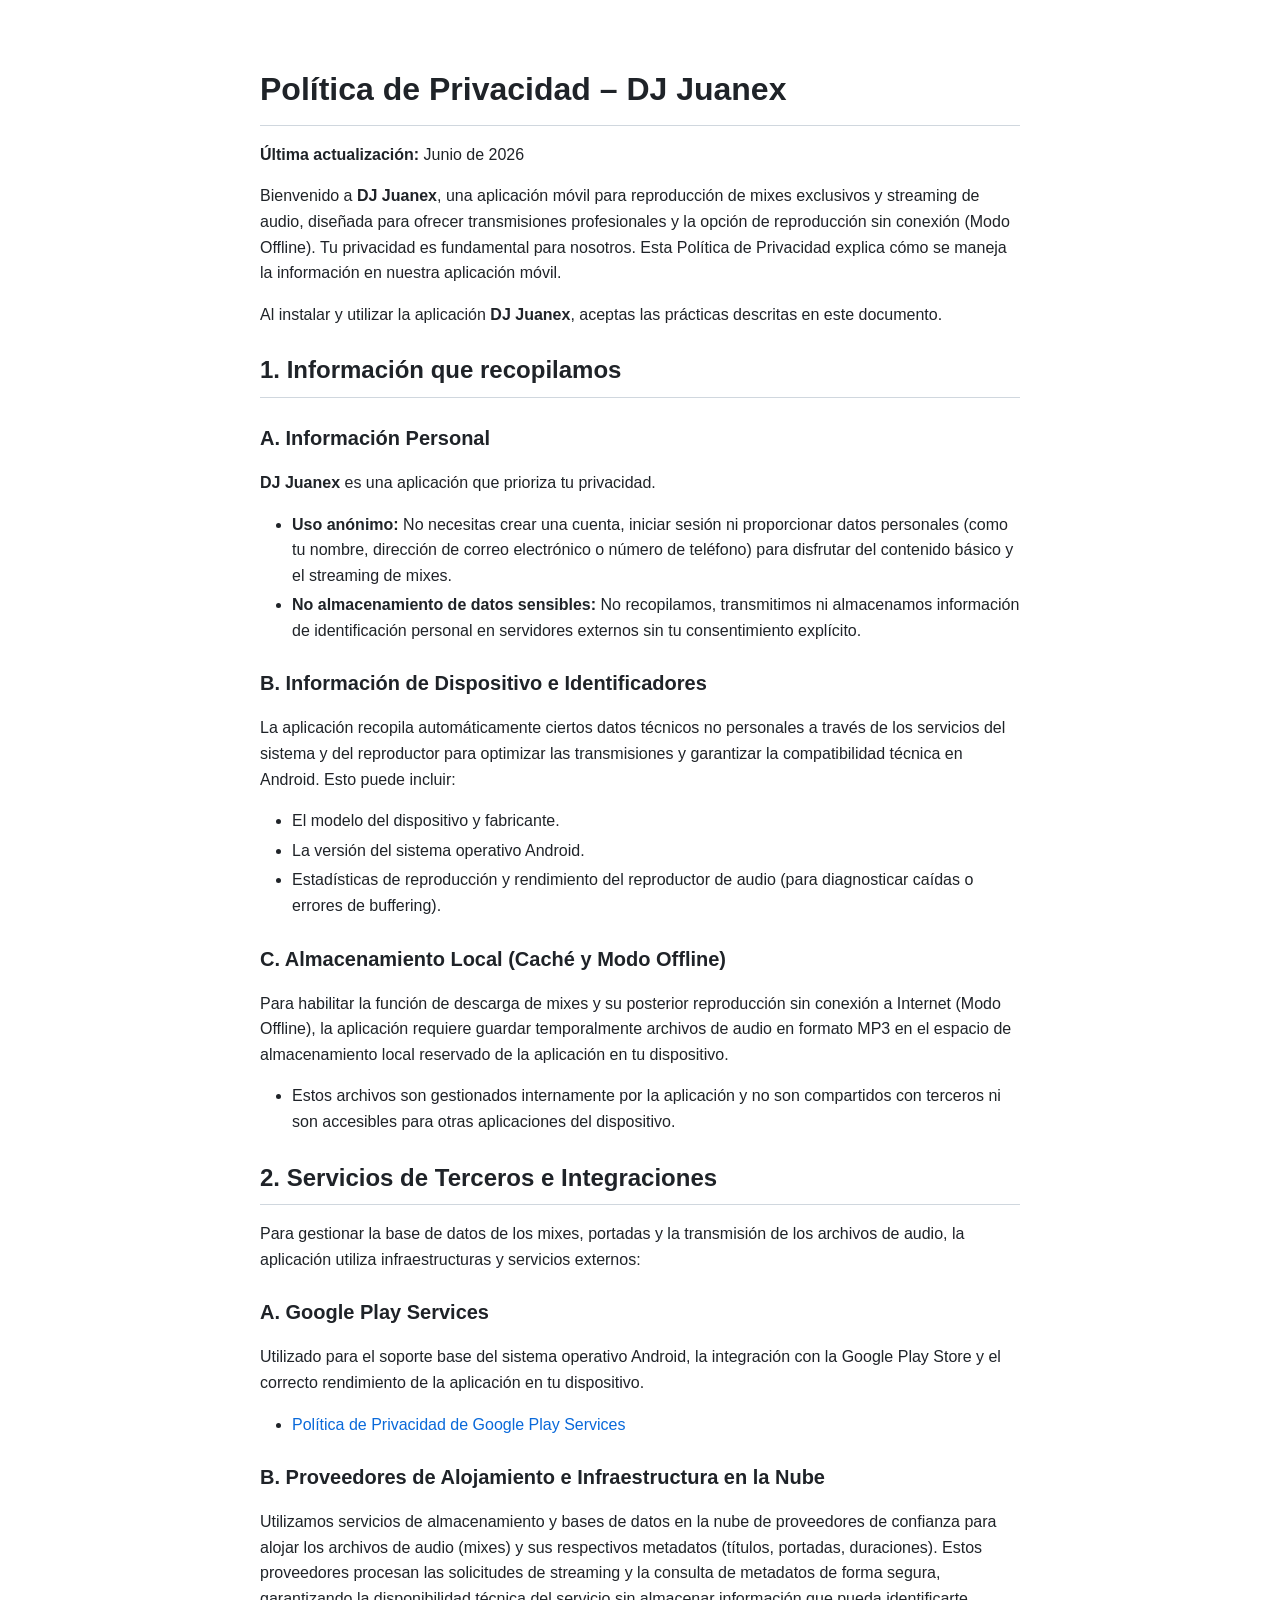
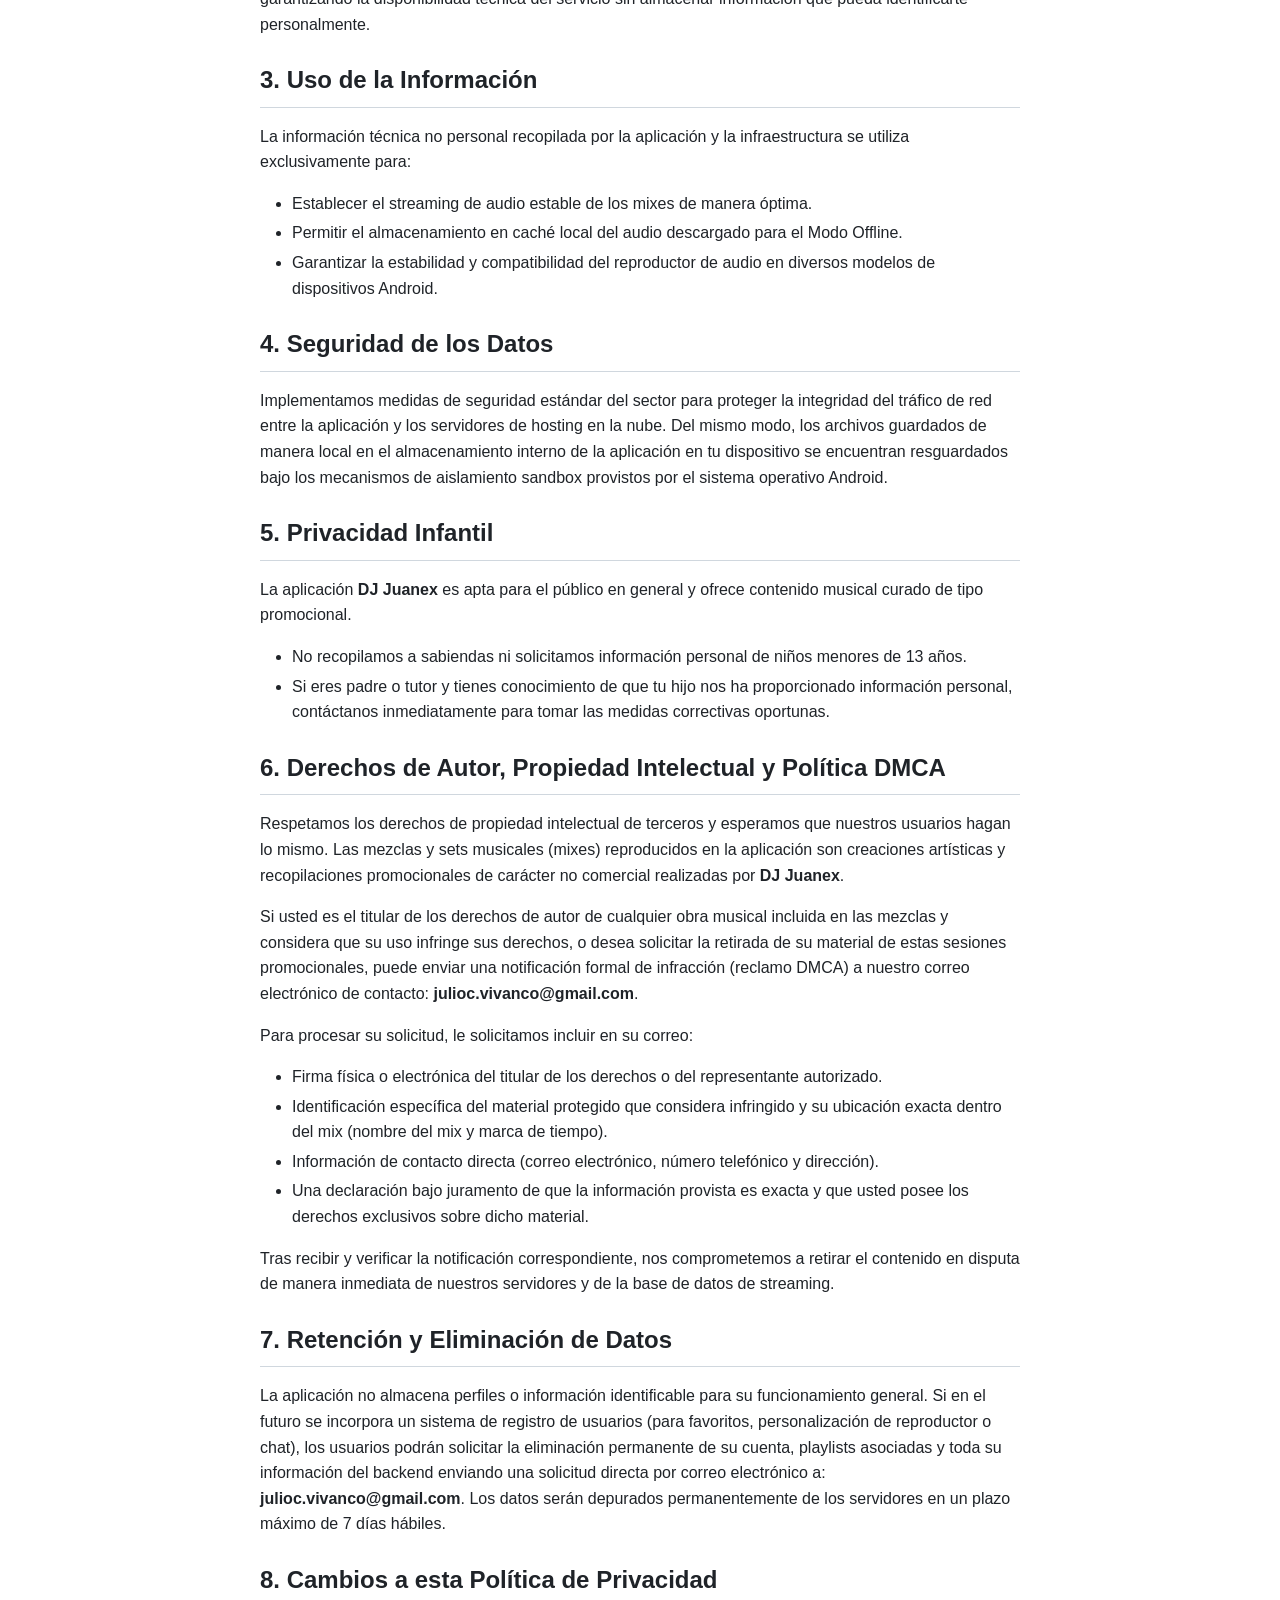
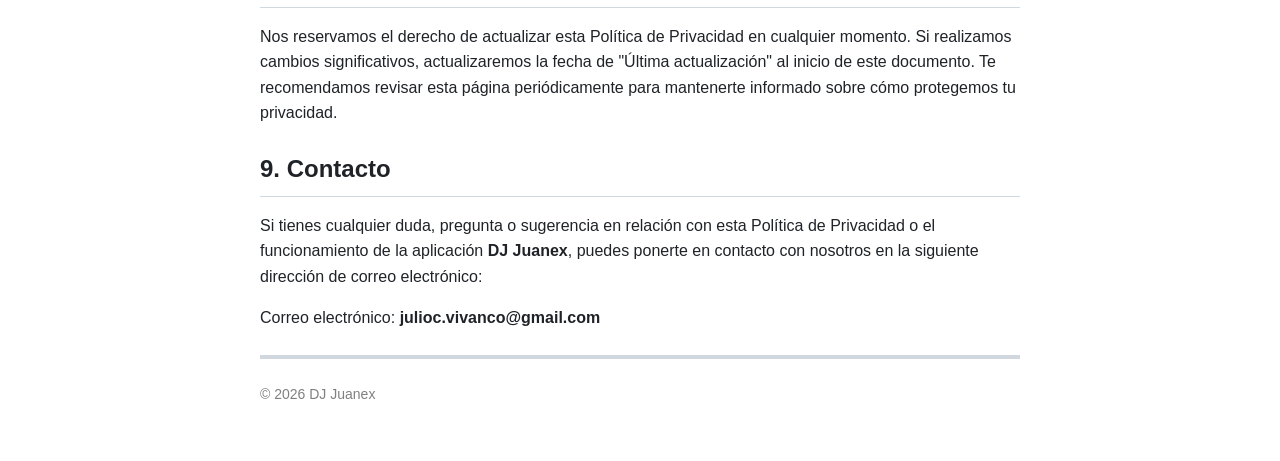
<file: apps/djjuanex/privacy-policy/index.html>
<!DOCTYPE html>
<html lang="es">

<head>
    <meta charset="UTF-8">
    <meta name="viewport" content="width=device-width, initial-scale=1.0">
    <title>Política de Privacidad - DJ Juanex</title>

    <style>
        body {
            font-family: -apple-system, BlinkMacSystemFont, "Segoe UI", "Noto Sans", Helvetica, Arial, sans-serif, "Apple Color Emoji", "Segoe UI Emoji";
            max-width: 760px;
            margin: 0 auto;
            padding: 40px 20px;
            line-height: 1.6;
            color: #1f2328;
            background-color: #ffffff;
        }

        h1 {
            font-size: 2em;
            padding-bottom: 0.3em;
            border-bottom: 1px solid #d0d7de;
            margin-top: 24px;
            margin-bottom: 16px;
            font-weight: 600;
            color: #1f2328;
        }

        h2 {
            font-size: 1.5em;
            padding-bottom: 0.3em;
            border-bottom: 1px solid #d0d7de;
            margin-top: 24px;
            margin-bottom: 16px;
            font-weight: 600;
            color: #1f2328;
        }

        h3 {
            font-size: 1.25em;
            margin-top: 24px;
            margin-bottom: 16px;
            font-weight: 600;
            color: #1f2328;
        }

        p {
            margin-top: 0;
            margin-bottom: 16px;
        }

        ul {
            margin-top: 0;
            margin-bottom: 16px;
            padding-left: 2em;
        }

        li {
            margin-top: 0.25em;
        }

        a {
            color: #0969da;
            text-decoration: none;
        }

        a:hover {
            text-decoration: underline;
        }

        hr {
            height: 0.25em;
            padding: 0;
            margin: 24px 0;
            background-color: #d0d7de;
            border: 0;
        }

        .container {
            background: transparent;
            padding: 0;
            border-radius: 0;
            box-shadow: none;
        }
    </style>
</head>

<body>
    <div class="container">

        <h1>Política de Privacidad – DJ Juanex</h1>

        <p><strong>Última actualización:</strong> Junio de 2026</p>

        <p>
            Bienvenido a <strong>DJ Juanex</strong>, una aplicación móvil para reproducción de mixes exclusivos y streaming de audio, diseñada para ofrecer transmisiones profesionales y la opción de reproducción sin conexión (Modo Offline). Tu privacidad es fundamental para nosotros. Esta Política de Privacidad explica cómo se maneja la información en nuestra aplicación móvil.
        </p>
        <p>
            Al instalar y utilizar la aplicación <strong>DJ Juanex</strong>, aceptas las prácticas descritas en este documento.
        </p>

        <h2>1. Información que recopilamos</h2>

        <h3>A. Información Personal</h3>
        <p>
            <strong>DJ Juanex</strong> es una aplicación que prioriza tu privacidad.
        </p>
        <ul>
            <li><strong>Uso anónimo:</strong> No necesitas crear una cuenta, iniciar sesión ni proporcionar datos personales (como tu nombre, dirección de correo electrónico o número de teléfono) para disfrutar del contenido básico y el streaming de mixes.</li>
            <li><strong>No almacenamiento de datos sensibles:</strong> No recopilamos, transmitimos ni almacenamos información de identificación personal en servidores externos sin tu consentimiento explícito.</li>
        </ul>

        <h3>B. Información de Dispositivo e Identificadores</h3>
        <p>
            La aplicación recopila automáticamente ciertos datos técnicos no personales a través de los servicios del sistema y del reproductor para optimizar las transmisiones y garantizar la compatibilidad técnica en Android. Esto puede incluir:
        </p>
        <ul>
            <li>El modelo del dispositivo y fabricante.</li>
            <li>La versión del sistema operativo Android.</li>
            <li>Estadísticas de reproducción y rendimiento del reproductor de audio (para diagnosticar caídas o errores de buffering).</li>
        </ul>

        <h3>C. Almacenamiento Local (Caché y Modo Offline)</h3>
        <p>
            Para habilitar la función de descarga de mixes y su posterior reproducción sin conexión a Internet (Modo Offline), la aplicación requiere guardar temporalmente archivos de audio en formato MP3 en el espacio de almacenamiento local reservado de la aplicación en tu dispositivo.
        </p>
        <ul>
            <li>Estos archivos son gestionados internamente por la aplicación y no son compartidos con terceros ni son accesibles para otras aplicaciones del dispositivo.</li>
        </ul>

        <h2>2. Servicios de Terceros e Integraciones</h2>
        <p>
            Para gestionar la base de datos de los mixes, portadas y la transmisión de los archivos de audio, la aplicación utiliza infraestructuras y servicios externos:
        </p>

        <h3>A. Google Play Services</h3>
        <p>
            Utilizado para el soporte base del sistema operativo Android, la integración con la Google Play Store y el correcto rendimiento de la aplicación en tu dispositivo.
        </p>
        <ul>
            <li><a href="https://policies.google.com/privacy" target="_blank" rel="noopener noreferrer">Política de Privacidad de Google Play Services</a></li>
        </ul>

        <h3>B. Proveedores de Alojamiento e Infraestructura en la Nube</h3>
        <p>
            Utilizamos servicios de almacenamiento y bases de datos en la nube de proveedores de confianza para alojar los archivos de audio (mixes) y sus respectivos metadatos (títulos, portadas, duraciones). Estos proveedores procesan las solicitudes de streaming y la consulta de metadatos de forma segura, garantizando la disponibilidad técnica del servicio sin almacenar información que pueda identificarte personalmente.
        </p>

        <h2>3. Uso de la Información</h2>
        <p>
            La información técnica no personal recopilada por la aplicación y la infraestructura se utiliza exclusivamente para:
        </p>
        <ul>
            <li>Establecer el streaming de audio estable de los mixes de manera óptima.</li>
            <li>Permitir el almacenamiento en caché local del audio descargado para el Modo Offline.</li>
            <li>Garantizar la estabilidad y compatibilidad del reproductor de audio en diversos modelos de dispositivos Android.</li>
        </ul>

        <h2>4. Seguridad de los Datos</h2>
        <p>
            Implementamos medidas de seguridad estándar del sector para proteger la integridad del tráfico de red entre la aplicación y los servidores de hosting en la nube. Del mismo modo, los archivos guardados de manera local en el almacenamiento interno de la aplicación en tu dispositivo se encuentran resguardados bajo los mecanismos de aislamiento sandbox provistos por el sistema operativo Android.
        </p>

        <h2>5. Privacidad Infantil</h2>
        <p>
            La aplicación <strong>DJ Juanex</strong> es apta para el público en general y ofrece contenido musical curado de tipo promocional.
        </p>
        <ul>
            <li>No recopilamos a sabiendas ni solicitamos información personal de niños menores de 13 años.</li>
            <li>Si eres padre o tutor y tienes conocimiento de que tu hijo nos ha proporcionado información personal, contáctanos inmediatamente para tomar las medidas correctivas oportunas.</li>
        </ul>

        <h2>6. Derechos de Autor, Propiedad Intelectual y Política DMCA</h2>
        <p>
            Respetamos los derechos de propiedad intelectual de terceros y esperamos que nuestros usuarios hagan lo mismo. Las mezclas y sets musicales (mixes) reproducidos en la aplicación son creaciones artísticas y recopilaciones promocionales de carácter no comercial realizadas por <strong>DJ Juanex</strong>.
        </p>
        <p>
            Si usted es el titular de los derechos de autor de cualquier obra musical incluida en las mezclas y considera que su uso infringe sus derechos, o desea solicitar la retirada de su material de estas sesiones promocionales, puede enviar una notificación formal de infracción (reclamo DMCA) a nuestro correo electrónico de contacto: <strong>julioc.vivanco@gmail.com</strong>.
        </p>
        <p>
            Para procesar su solicitud, le solicitamos incluir en su correo:
        </p>
        <ul>
            <li>Firma física o electrónica del titular de los derechos o del representante autorizado.</li>
            <li>Identificación específica del material protegido que considera infringido y su ubicación exacta dentro del mix (nombre del mix y marca de tiempo).</li>
            <li>Información de contacto directa (correo electrónico, número telefónico y dirección).</li>
            <li>Una declaración bajo juramento de que la información provista es exacta y que usted posee los derechos exclusivos sobre dicho material.</li>
        </ul>
        <p>
            Tras recibir y verificar la notificación correspondiente, nos comprometemos a retirar el contenido en disputa de manera inmediata de nuestros servidores y de la base de datos de streaming.
        </p>

        <h2>7. Retención y Eliminación de Datos</h2>
        <p>
            La aplicación no almacena perfiles o información identificable para su funcionamiento general. Si en el futuro se incorpora un sistema de registro de usuarios (para favoritos, personalización de reproductor o chat), los usuarios podrán solicitar la eliminación permanente de su cuenta, playlists asociadas y toda su información del backend enviando una solicitud directa por correo electrónico a: <strong>julioc.vivanco@gmail.com</strong>. Los datos serán depurados permanentemente de los servidores en un plazo máximo de 7 días hábiles.
        </p>

        <h2>8. Cambios a esta Política de Privacidad</h2>
        <p>
            Nos reservamos el derecho de actualizar esta Política de Privacidad en cualquier momento. Si realizamos cambios significativos, actualizaremos la fecha de "Última actualización" al inicio de este documento. Te recomendamos revisar esta página periódicamente para mantenerte informado sobre cómo protegemos tu privacidad.
        </p>

        <h2>9. Contacto</h2>
        <p>
            Si tienes cualquier duda, pregunta o sugerencia en relación con esta Política de Privacidad o el funcionamiento de la aplicación <strong>DJ Juanex</strong>, puedes ponerte en contacto con nosotros en la siguiente dirección de correo electrónico:
        </p>
        <p>
            Correo electrónico: <strong>julioc.vivanco@gmail.com</strong>
        </p>

        <hr>

        <p style="font-size:14px;color:gray;">
            © 2026 DJ Juanex
        </p>
    </div>
</body>

</html>
</file>
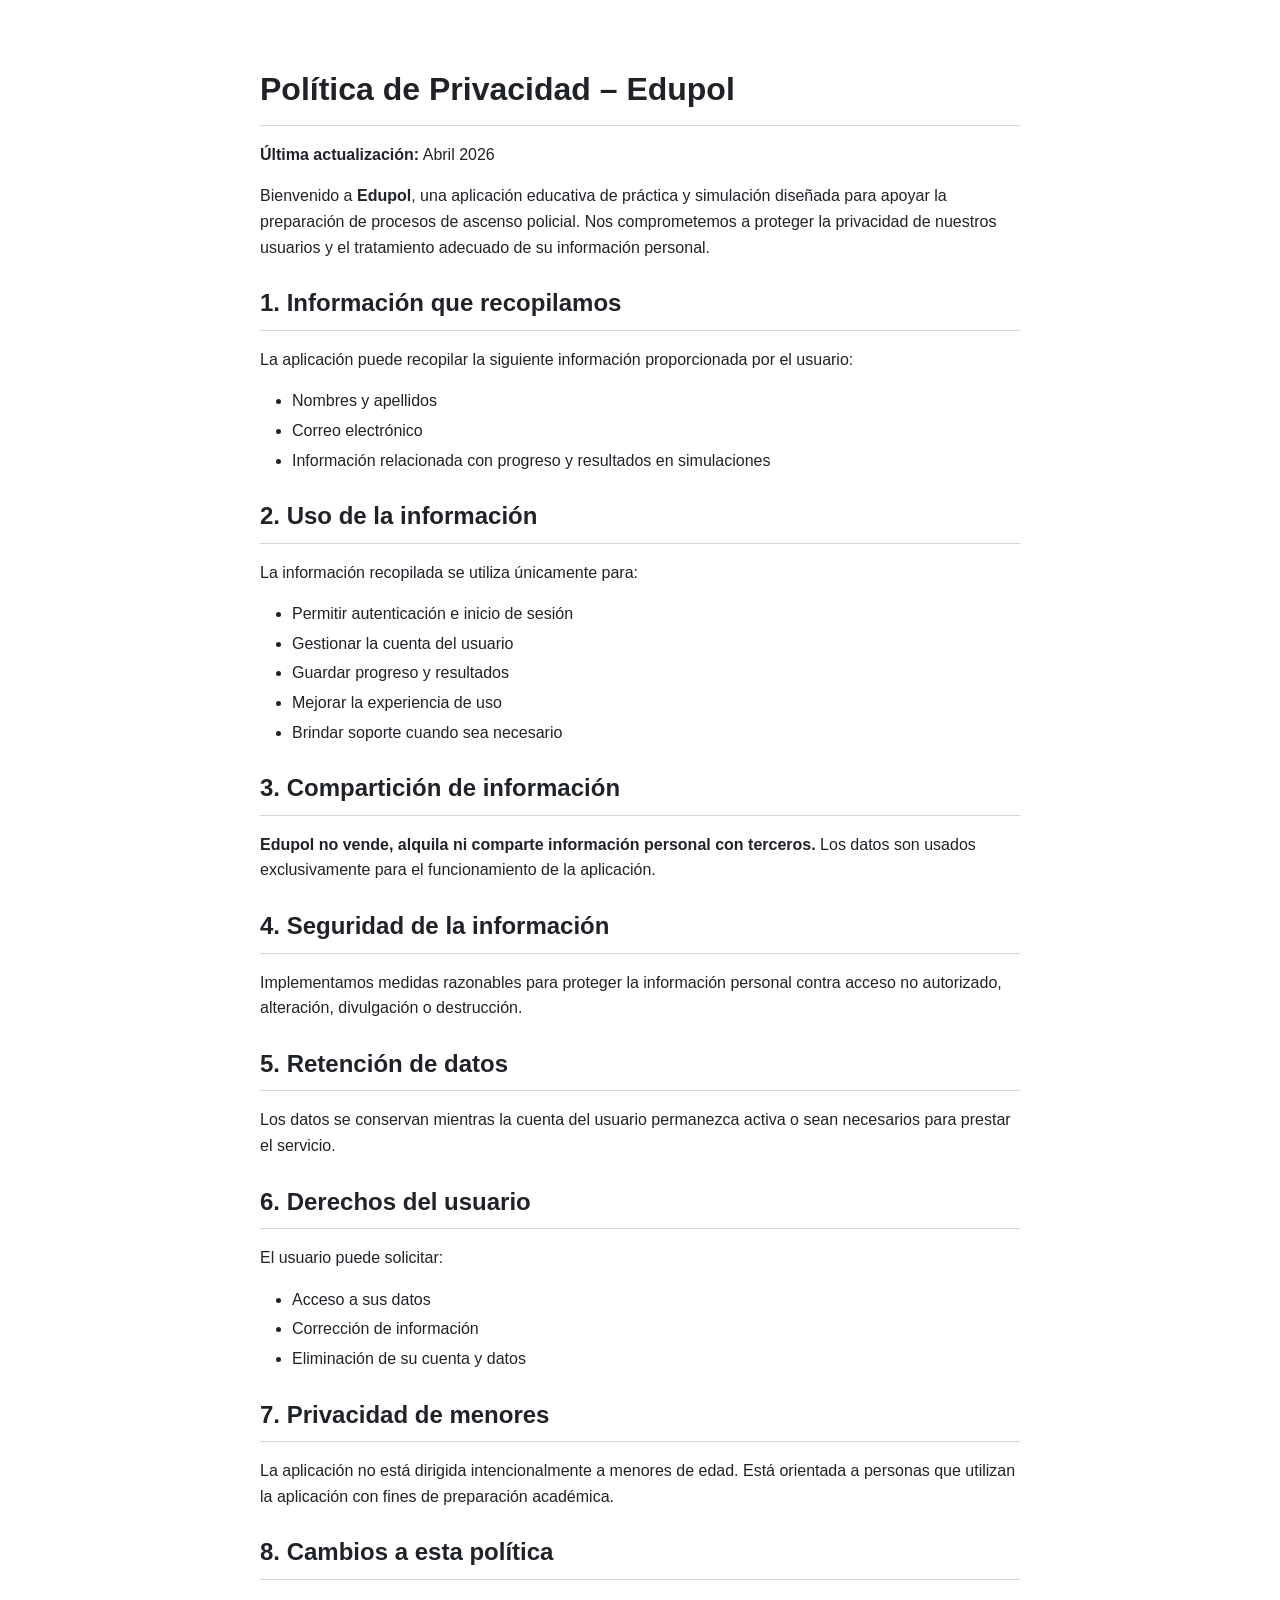
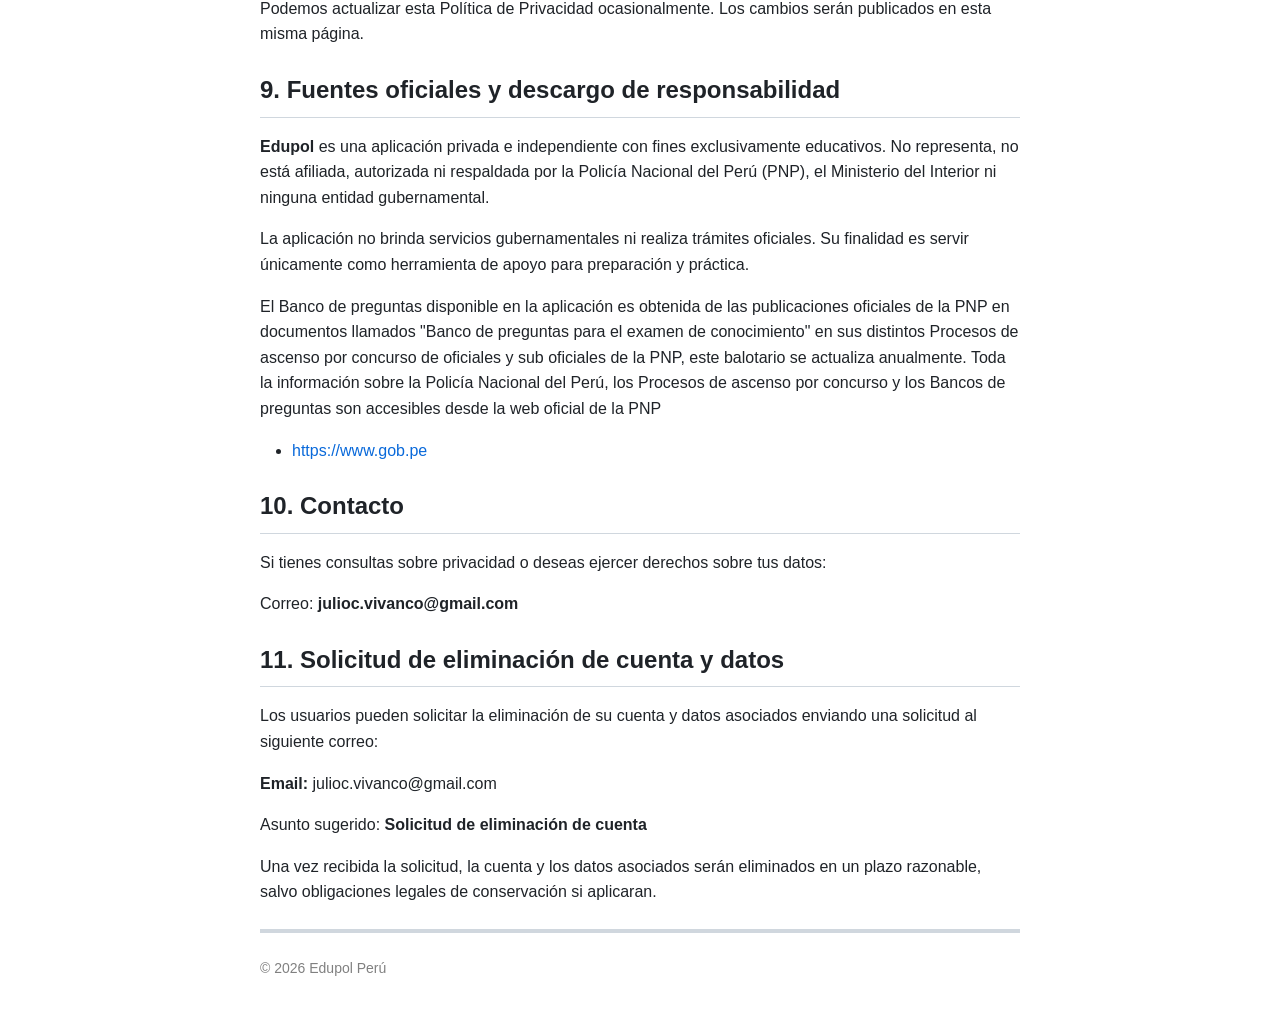
<file: apps/edupol/privacy-policy/index.html>
<!DOCTYPE html>
<html lang="es">

<head>
    <meta charset="UTF-8">
    <meta name="viewport" content="width=device-width, initial-scale=1.0">
    <title>Política de Privacidad - Edupol</title>

    <style>
        body {
            font-family: -apple-system, BlinkMacSystemFont, "Segoe UI", "Noto Sans", Helvetica, Arial, sans-serif, "Apple Color Emoji", "Segoe UI Emoji";
            max-width: 760px;
            margin: 0 auto;
            padding: 40px 20px;
            line-height: 1.6;
            color: #1f2328;
            background-color: #ffffff;
        }

        h1 {
            font-size: 2em;
            padding-bottom: 0.3em;
            border-bottom: 1px solid #d0d7de;
            margin-top: 24px;
            margin-bottom: 16px;
            font-weight: 600;
            color: #1f2328;
        }

        h2 {
            font-size: 1.5em;
            padding-bottom: 0.3em;
            border-bottom: 1px solid #d0d7de;
            margin-top: 24px;
            margin-bottom: 16px;
            font-weight: 600;
            color: #1f2328;
        }

        h3 {
            font-size: 1.25em;
            margin-top: 24px;
            margin-bottom: 16px;
            font-weight: 600;
            color: #1f2328;
        }

        p {
            margin-top: 0;
            margin-bottom: 16px;
        }

        ul {
            margin-top: 0;
            margin-bottom: 16px;
            padding-left: 2em;
        }

        li {
            margin-top: 0.25em;
        }

        a {
            color: #0969da;
            text-decoration: none;
        }

        a:hover {
            text-decoration: underline;
        }

        hr {
            height: 0.25em;
            padding: 0;
            margin: 24px 0;
            background-color: #d0d7de;
            border: 0;
        }

        .container {
            background: transparent;
            padding: 0;
            border-radius: 0;
            box-shadow: none;
        }
    </style>
</head>

<body>
    <div class="container">

        <h1>Política de Privacidad – Edupol</h1>

        <p><strong>Última actualización:</strong> Abril 2026</p>

        <p>
            Bienvenido a <strong>Edupol</strong>, una aplicación educativa de práctica y simulación
            diseñada para apoyar la preparación de procesos de ascenso policial.
            Nos comprometemos a proteger la privacidad de nuestros usuarios
            y el tratamiento adecuado de su información personal.
        </p>


        <h2>1. Información que recopilamos</h2>

        <p>La aplicación puede recopilar la siguiente información proporcionada por el usuario:</p>

        <ul>
            <li>Nombres y apellidos</li>
            <li>Correo electrónico</li>
            <li>Información relacionada con progreso y resultados en simulaciones</li>
        </ul>


        <h2>2. Uso de la información</h2>

        <p>La información recopilada se utiliza únicamente para:</p>

        <ul>
            <li>Permitir autenticación e inicio de sesión</li>
            <li>Gestionar la cuenta del usuario</li>
            <li>Guardar progreso y resultados</li>
            <li>Mejorar la experiencia de uso</li>
            <li>Brindar soporte cuando sea necesario</li>
        </ul>


        <h2>3. Compartición de información</h2>

        <p>
            <strong>Edupol no vende, alquila ni comparte información personal con terceros.</strong>
            Los datos son usados exclusivamente para el funcionamiento de la aplicación.
        </p>


        <h2>4. Seguridad de la información</h2>

        <p>
            Implementamos medidas razonables para proteger la información personal contra acceso no autorizado,
            alteración, divulgación o destrucción.
        </p>


        <h2>5. Retención de datos</h2>

        <p>
            Los datos se conservan mientras la cuenta del usuario permanezca activa
            o sean necesarios para prestar el servicio.
        </p>


        <h2>6. Derechos del usuario</h2>

        <p>El usuario puede solicitar:</p>

        <ul>
            <li>Acceso a sus datos</li>
            <li>Corrección de información</li>
            <li>Eliminación de su cuenta y datos</li>
        </ul>


        <h2>7. Privacidad de menores</h2>

        <p>
            La aplicación no está dirigida intencionalmente a menores de edad.
            Está orientada a personas que utilizan la aplicación con fines de preparación académica.
        </p>


        <h2>8. Cambios a esta política</h2>

        <p>
            Podemos actualizar esta Política de Privacidad ocasionalmente.
            Los cambios serán publicados en esta misma página.
        </p>


        <h2>9. Fuentes oficiales y descargo de responsabilidad</h2>

        <p>
            <strong>Edupol</strong> es una aplicación privada e independiente con fines exclusivamente educativos.
            No representa, no está afiliada, autorizada ni respaldada por la Policía Nacional del Perú (PNP),
            el Ministerio del Interior ni ninguna entidad gubernamental.
        </p>

        <p>
            La aplicación no brinda servicios gubernamentales ni realiza trámites oficiales.
            Su finalidad es servir únicamente como herramienta de apoyo para preparación y práctica.
        </p>

        <p>
            El Banco de preguntas disponible en la aplicación es obtenida de las publicaciones
            oficiales de la PNP en documentos llamados "Banco de preguntas para el examen de conocimiento"
            en sus distintos Procesos de ascenso por concurso de oficiales y sub oficiales de la PNP, este balotario se
            actualiza anualmente.
            Toda la información sobre la Policía Nacional del Perú, los Procesos de ascenso por concurso y los Bancos de
            preguntas son accesibles desde la web oficial de la PNP</p>

        <ul>
            <li><a href="https://www.gob.pe">https://www.gob.pe</a></li>
        </ul>


        <h2>10. Contacto</h2>

        <p>
            Si tienes consultas sobre privacidad o deseas ejercer derechos sobre tus datos:
        </p>

        <p>
            Correo: <strong>julioc.vivanco@gmail.com</strong>
        </p>


        <h2>11. Solicitud de eliminación de cuenta y datos</h2>

        <p>
            Los usuarios pueden solicitar la eliminación de su cuenta y datos asociados
            enviando una solicitud al siguiente correo:
        </p>

        <p>
            <strong>Email:</strong> julioc.vivanco@gmail.com
        </p>

        <p>
            Asunto sugerido:
            <strong>Solicitud de eliminación de cuenta</strong>
        </p>

        <p>
            Una vez recibida la solicitud, la cuenta y los datos asociados serán eliminados
            en un plazo razonable, salvo obligaciones legales de conservación si aplicaran.
        </p>

        <hr>

        <p style="font-size:14px;color:gray;">
            © 2026 Edupol Perú
        </p>
        <!-- pages build trigger -->
    </div>
</body>

</html>
</file>
<file: style.css>
@import url('https://api.fontshare.com/v2/css?f[]=clash-display@500;600;700&f[]=satoshi@400;500;700&display=swap');

/* ==========================================
   SISTEMA DE DISEÑO Y VARIABLES (Aesthetics)
   ========================================== */
:root {
    --bg-main: #050810;
    --bg-gradient: radial-gradient(circle at 50% 0%, #0c1224 0%, #050810 80%);
    
    /* Colores del Vidrio (Glassmorphism - OpenClaw Style) */
    --glass-bg: rgba(9, 13, 26, 0.65);
    --glass-border: rgba(255, 255, 255, 0.05);
    --glass-border-hover: rgba(255, 255, 255, 0.12);
    --glass-shadow: rgba(0, 0, 0, 0.6);
    
    /* Acentos de Marca (Coral y Cian) */
    --accent-coral: #FF4D4D;
    --accent-coral-rgb: 255, 77, 77;
    --accent-cyan: #00E5CC;
    --accent-cyan-rgb: 0, 229, 204;
    --accent-emerald: #00E5CC; /* Reutilizamos cian para estado en línea */
    
    /* Texto */
    --text-primary: #FFFFFF;
    --text-secondary: #AEB2C1;
    --text-muted: #64697B;
    
    /* Fuentes y Bordes */
    --font-sans: 'Satoshi', sans-serif;
    --font-display: 'Clash Display', sans-serif;
    --radius-lg: 16px;
    --radius-md: 10px;
    --radius-sm: 6px;
    
    /* Transiciones */
    --transition-smooth: all 0.35s cubic-bezier(0.25, 0.8, 0.25, 1);
    --transition-quick: all 0.15s ease;
}

/* ==========================================
   RESET & ESTILOS GLOBALES
   ========================================== */
* {
    margin: 0;
    padding: 0;
    box-sizing: border-box;
    outline: none;
}

html {
    scroll-behavior: smooth;
    font-size: 16px;
}

body {
    background: var(--bg-main);
    background-image: var(--bg-gradient);
    color: var(--text-primary);
    font-family: var(--font-sans);
    min-height: 100vh;
    overflow-x: hidden;
    line-height: 1.6;
    position: relative;
}

/* Encabezados con Fuente Clash Display */
h1, h2, h3, h4, h5, h6 {
    font-family: var(--font-display);
    font-weight: 600;
    letter-spacing: 0.5px;
}

/* Efectos de luces de fondo animadas (Nebulosa) */
body::before, body::after {
    content: '';
    position: absolute;
    width: 400px;
    height: 400px;
    border-radius: 50%;
    filter: blur(140px);
    z-index: -1;
    pointer-events: none;
    opacity: 0.12;
    animation: pulseGlow 12s infinite alternate ease-in-out;
}

body::before {
    top: 10%;
    left: 8%;
    background: var(--accent-coral);
}

body::after {
    bottom: 20%;
    right: 8%;
    background: var(--accent-cyan);
    animation-delay: 6s;
}

@keyframes pulseGlow {
    0% { transform: scale(1) translate(0, 0); }
    100% { transform: scale(1.4) translate(60px, 40px); }
}

/* Barra de Desplazamiento */
::-webkit-scrollbar {
    width: 6px;
}
::-webkit-scrollbar-track {
    background: var(--bg-main);
}
::-webkit-scrollbar-thumb {
    background: rgba(255, 255, 255, 0.08);
    border-radius: 3px;
}
::-webkit-scrollbar-thumb:hover {
    background: var(--accent-coral);
}

/* ==========================================
   CONTENEDOR PRINCIPAL
   ========================================== */
.app-container {
    max-width: 1200px;
    margin: 0 auto;
    padding: 50px 20px;
    display: flex;
    flex-direction: column;
    gap: 30px;
}


/* ==========================================
   BENTO GRID SYSTEM
   ========================================== */
.bento-grid {
    display: grid;
    grid-template-columns: repeat(12, 1fr);
    gap: 20px;
}

/* Tarjeta Base Bento (Glassmorphic) */
.bento-card {
    background: var(--glass-bg);
    border: 1px solid var(--glass-border);
    border-radius: var(--radius-lg);
    padding: 30px;
    backdrop-filter: blur(18px);
    -webkit-backdrop-filter: blur(18px);
    box-shadow: 0 15px 35px var(--glass-shadow);
    transition: var(--transition-smooth);
    display: flex;
    flex-direction: column;
    overflow: hidden;
}

.bento-card:hover {
    border-color: var(--glass-border-hover);
    transform: translateY(-2px);
    box-shadow: 0 20px 45px rgba(0, 0, 0, 0.7), 0 0 35px rgba(var(--accent-coral-rgb), 0.04);
}

/* Asignación de columnas en el Grid (Estilo Bento Innovador 2026) */
.card-profile {
    grid-column: span 4;
    padding: 0;
    position: relative;
    height: 100%;
}

.card-hero {
    grid-column: span 8;
}

.card-chat {
    grid-column: span 5;
    height: 600px;
}

.card-stack {
    grid-column: span 7;
}

.card-experience {
    grid-column: span 12;
}

/* Tarjeta de Perfil Bento (Estilo Innovador 2026) */
.profile-image-container {
    position: relative;
    width: 100%;
    height: 100%;
    min-height: 380px; /* Asegura un tamaño mínimo en escritorio */
    flex-grow: 1;
    overflow: hidden;
    display: flex;
    flex-direction: column;
    justify-content: flex-end;
}

.profile-hero-image {
    position: absolute;
    top: 0;
    left: 0;
    width: 100%;
    height: 100%;
    object-fit: cover;
    transition: var(--transition-smooth);
    z-index: 1;
}

.card-profile:hover .profile-hero-image {
    transform: scale(1.05) rotate(0.2deg);
}

/* Elegante capa de degradado oscuro en la base */
.profile-image-container::after {
    content: '';
    position: absolute;
    inset: 0;
    background: linear-gradient(to top, 
        rgba(5, 8, 16, 0.9) 0%, 
        rgba(5, 8, 16, 0.45) 45%, 
        rgba(5, 8, 16, 0) 100%);
    pointer-events: none;
    z-index: 2;
}

/* Hover glow effect for the card */
.card-profile:hover {
    box-shadow: 0 20px 45px rgba(0, 0, 0, 0.75), 0 0 35px rgba(0, 229, 204, 0.1);
}

.profile-overlay-details {
    position: relative;
    padding: 25px;
    display: flex;
    flex-direction: column;
    gap: 4px;
    z-index: 3;
}

.profile-name-tag {
    font-family: var(--font-display);
    font-size: 1.4rem;
    font-weight: 700;
    color: var(--text-primary);
    text-shadow: 0 2px 10px rgba(0, 0, 0, 0.6);
}

.profile-title-tag {
    font-size: 0.78rem;
    font-weight: 700;
    color: var(--accent-cyan);
    text-transform: uppercase;
    letter-spacing: 1.5px;
    text-shadow: 0 2px 5px rgba(0, 0, 0, 0.6);
}


/* ==========================================
   DETALLES DE CADA TARJETA
   ========================================== */

/* 1. Tarjeta Hero (Perfil) */

.hero-content {
    display: flex;
    flex-direction: column;
    gap: 18px;
    height: 100%;
    justify-content: center;
}

.hero-manifesto-quote {
    font-family: var(--font-sans);
    font-style: italic;
    font-size: 1.05rem;
    color: var(--text-secondary);
    border-left: 3px solid var(--accent-coral);
    padding-left: 20px;
    margin: 10px 0;
    line-height: 1.6;
    letter-spacing: 0.2px;
}


.hero-content h2 {
    font-size: 2.3rem;
    font-weight: 600;
    line-height: 1.25;
    letter-spacing: -0.5px;
}

.hero-content h2 span {
    background: linear-gradient(135deg, var(--accent-coral), var(--accent-cyan));
    -webkit-background-clip: text;
    -webkit-text-fill-color: transparent;
}

.hero-content p {
    color: var(--text-secondary);
    font-size: 0.95rem;
    line-height: 1.7;
}

.hero-footer {
    display: flex;
    gap: 12px;
    margin-top: 10px;
    flex-wrap: wrap;
}

.social-link {
    display: flex;
    align-items: center;
    gap: 8px;
    background: rgba(255, 255, 255, 0.03);
    border: 1px solid var(--glass-border);
    padding: 8px 18px;
    border-radius: 30px;
    color: var(--text-primary);
    text-decoration: none;
    font-size: 0.85rem;
    font-weight: 600;
    transition: var(--transition-quick);
}

.social-link:hover {
    background: rgba(255, 255, 255, 0.08);
    border-color: var(--accent-coral);
    color: var(--accent-coral);
}

/* 2. Tarjeta Stack de Habilidades (Pilares Técnicos) */
.card-stack h3 {
    font-size: 1.15rem;
    font-weight: 600;
    margin-bottom: 25px;
    display: flex;
    align-items: center;
    gap: 10px;
}

.stack-categories {
    display: grid;
    grid-template-columns: repeat(2, 1fr);
    gap: 20px;
}

.stack-group {
    display: flex;
    flex-direction: column;
    gap: 8px;
}

.stack-group h4 {
    font-size: 0.75rem;
    color: var(--text-muted);
    text-transform: uppercase;
    letter-spacing: 1px;
    font-weight: 700;
}

.tech-tags {
    display: flex;
    flex-wrap: wrap;
    gap: 6px;
}

.tech-chip {
    font-size: 0.78rem;
    padding: 4px 10px;
    background: rgba(255, 255, 255, 0.02);
    border: 1px solid var(--glass-border);
    border-radius: 6px;
    color: var(--text-secondary);
    font-weight: 500;
    transition: var(--transition-quick);
}

.tech-chip:hover {
    background: rgba(0, 229, 204, 0.06);
    border-color: rgba(0, 229, 204, 0.25);
    color: var(--text-primary);
}

/* 3. Tarjeta de Experiencia Profesional */
.card-experience h3 {
    font-size: 1.25rem;
    font-weight: 600;
    margin-bottom: 25px;
}

.experience-nav {
    display: flex;
    gap: 10px;
    border-bottom: 1px solid rgba(255, 255, 255, 0.05);
    padding-bottom: 15px;
    margin-bottom: 25px;
    overflow-x: auto;
}

.xp-nav-btn {
    background: transparent;
    border: none;
    color: var(--text-secondary);
    font-family: var(--font-sans);
    font-size: 0.85rem;
    font-weight: 600;
    padding: 8px 18px;
    border-radius: 30px;
    cursor: pointer;
    transition: var(--transition-quick);
    white-space: nowrap;
}

.xp-nav-btn:hover {
    color: var(--text-primary);
    background: rgba(255, 255, 255, 0.04);
}

.xp-nav-btn.active {
    color: var(--accent-coral);
    background: rgba(255, 77, 77, 0.08);
    border: 1px solid rgba(255, 77, 77, 0.18);
}

.xp-tab-content {
    position: relative;
    min-height: 180px;
}

.xp-tab-pane {
    display: none;
    flex-direction: column;
    gap: 15px;
    animation: fadeIn 0.4s ease-out forwards;
}

.xp-tab-pane.active {
    display: flex;
}

@keyframes fadeIn {
    from { opacity: 0; transform: translateY(8px); }
    to { opacity: 1; transform: translateY(0); }
}

.xp-header {
    display: flex;
    justify-content: space-between;
    align-items: flex-start;
    flex-wrap: wrap;
    gap: 10px;
}

.xp-title h4 {
    font-size: 1.15rem;
    font-weight: 600;
    color: var(--text-primary);
}

.xp-title p {
    font-size: 0.9rem;
    color: var(--accent-cyan);
    font-weight: 600;
}

.xp-meta {
    text-align: right;
}

.xp-date {
    font-size: 0.8rem;
    color: var(--text-secondary);
    font-weight: 600;
}

.xp-location {
    font-size: 0.75rem;
    color: var(--text-muted);
}

.xp-details {
    color: var(--text-secondary);
    font-size: 0.92rem;
    line-height: 1.7;
}

/* ==========================================
   WIDGET DEL AGENTE DE IA (CHAT)
   ========================================== */
.card-chat {
    display: flex;
    flex-direction: column;
    padding: 0;
}

.chat-header {
    display: flex;
    align-items: center;
    gap: 12px;
    padding: 20px;
    border-bottom: 1px solid rgba(255, 255, 255, 0.05);
    background: rgba(255, 255, 255, 0.005);
}

.chat-avatar-container {
    position: relative;
}

.chat-avatar {
    width: 38px;
    height: 38px;
    border-radius: 50%;
    object-fit: cover;
    border: 1px solid rgba(255, 255, 255, 0.1);
    box-shadow: 0 0 10px rgba(255, 77, 77, 0.2);
    display: block;
}

.chat-status-dot {
    position: absolute;
    bottom: 0;
    right: 0;
    width: 9px;
    height: 9px;
    background: var(--accent-cyan);
    border: 2px solid var(--bg-main);
    border-radius: 50%;
}

.chat-title-info h3 {
    font-size: 0.9rem;
    font-weight: 600;
}

.chat-title-info p {
    font-size: 0.7rem;
    color: var(--text-muted);
}

/* Área de conversación */
.chat-messages {
    flex-grow: 1;
    overflow-y: auto;
    padding: 20px;
    display: flex;
    flex-direction: column;
    gap: 15px;
}

.chat-bubble {
    max-width: 85%;
    padding: 12px 16px;
    border-radius: 14px;
    font-size: 0.88rem;
    line-height: 1.5;
    position: relative;
    word-break: break-word;
    animation: popBubble 0.25s cubic-bezier(0.18, 0.89, 0.32, 1.2) forwards;
}

@keyframes popBubble {
    from { opacity: 0; transform: scale(0.95) translateY(5px); }
    to { opacity: 1; transform: scale(1) translateY(0); }
}

.bubble-agent {
    background: rgba(255, 255, 255, 0.03);
    border: 1px solid var(--glass-border);
    color: var(--text-primary);
    align-self: flex-start;
    border-bottom-left-radius: 4px;
}

.bubble-user {
    background: linear-gradient(135deg, rgba(255, 77, 77, 0.12) 0%, rgba(0, 229, 204, 0.08) 100%);
    border: 1px solid rgba(255, 77, 77, 0.18);
    color: var(--text-primary);
    align-self: flex-end;
    border-bottom-right-radius: 4px;
}

/* Burbuja de sugerencias interactivas */
.chat-suggestions {
    padding: 0 20px 12px 20px;
    display: flex;
    flex-wrap: wrap;
    gap: 6px;
}

.suggestion-chip {
    background: rgba(255, 77, 77, 0.06);
    border: 1px solid rgba(255, 77, 77, 0.15);
    color: var(--accent-coral);
    font-size: 0.75rem;
    font-family: var(--font-sans);
    font-weight: 500;
    padding: 5px 12px;
    border-radius: 20px;
    cursor: pointer;
    transition: var(--transition-quick);
}

.suggestion-chip:hover {
    background: var(--accent-coral);
    color: var(--text-primary);
    border-color: var(--accent-coral);
}

/* Área de Envío de Mensaje */
.chat-input-area {
    padding: 15px 20px 20px 20px;
    border-top: 1px solid rgba(255, 255, 255, 0.05);
    background: rgba(0, 0, 0, 0.2);
}

.chat-input-form {
    display: flex;
    gap: 10px;
}

.chat-text-input {
    flex-grow: 1;
    background: rgba(255, 255, 255, 0.02);
    border: 1px solid var(--glass-border);
    border-radius: 24px;
    padding: 12px 20px;
    color: var(--text-primary);
    font-family: var(--font-sans);
    font-size: 0.88rem;
    transition: var(--transition-quick);
}

.chat-text-input:focus {
    border-color: var(--accent-cyan);
    background: rgba(255, 255, 255, 0.04);
    box-shadow: 0 0 10px rgba(0, 229, 204, 0.12);
}

.chat-send-btn {
    width: 42px;
    height: 42px;
    border-radius: 50%;
    background: var(--accent-coral);
    border: none;
    color: var(--text-primary);
    cursor: pointer;
    display: flex;
    align-items: center;
    justify-content: center;
    transition: var(--transition-quick);
    flex-shrink: 0;
}

.chat-send-btn:hover {
    background: hsl(0, 100%, 42%);
    transform: scale(1.03);
}

/* Animación de Pensando del Agente */
.typing-indicator {
    display: flex;
    align-items: center;
    gap: 4px;
    padding: 4px 6px;
}

.typing-dot {
    width: 5px;
    height: 5px;
    background: var(--text-secondary);
    border-radius: 50%;
    animation: typingBlink 1s infinite alternate;
}

.typing-dot:nth-child(2) { animation-delay: 0.2s; }
.typing-dot:nth-child(3) { animation-delay: 0.4s; }

@keyframes typingBlink {
    0% { opacity: 0.3; transform: translateY(0); }
    100% { opacity: 1; transform: translateY(-4px); }
}

/* ==========================================
   FOOTER (SEO & COPY)
   ========================================== */
footer.portfolio-footer {
    display: flex;
    justify-content: center;
    align-items: center;
    text-align: center;
    padding-top: 25px;
    border-top: 1px solid rgba(255, 255, 255, 0.04);
    font-size: 0.8rem;
    color: var(--text-muted);
    flex-wrap: wrap;
    gap: 15px;
}

/* ==========================================
   ESTILOS RESPONSIVOS (MEDIA QUERIES)
   ========================================== */
@media (max-width: 992px) {
    .card-profile {
        grid-column: span 12;
        min-height: 380px;
    }
    .card-hero {
        grid-column: span 12;
    }
    .card-chat {
        grid-column: span 12;
        height: 520px;
    }
    .card-stack {
        grid-column: span 12;
    }
}

@media (max-width: 768px) {
    .app-container {
        padding: 30px 15px;
        gap: 20px;
    }
    
    header.portfolio-header {
        flex-direction: column;
        align-items: stretch;
        gap: 15px;
    }
    
    .header-nav {
        width: 100%;
        justify-content: space-around;
        padding: 4px;
    }
    
    .status-badge {
        align-self: flex-start;
    }
    
    .hero-content h2 {
        font-size: 1.8rem;
    }
    
    .stack-categories {
        grid-template-columns: 1fr;
        gap: 15px;
    }
    
    footer.portfolio-footer {
        flex-direction: column;
        align-items: center;
        text-align: center;
        gap: 15px;
    }
}
</file>
